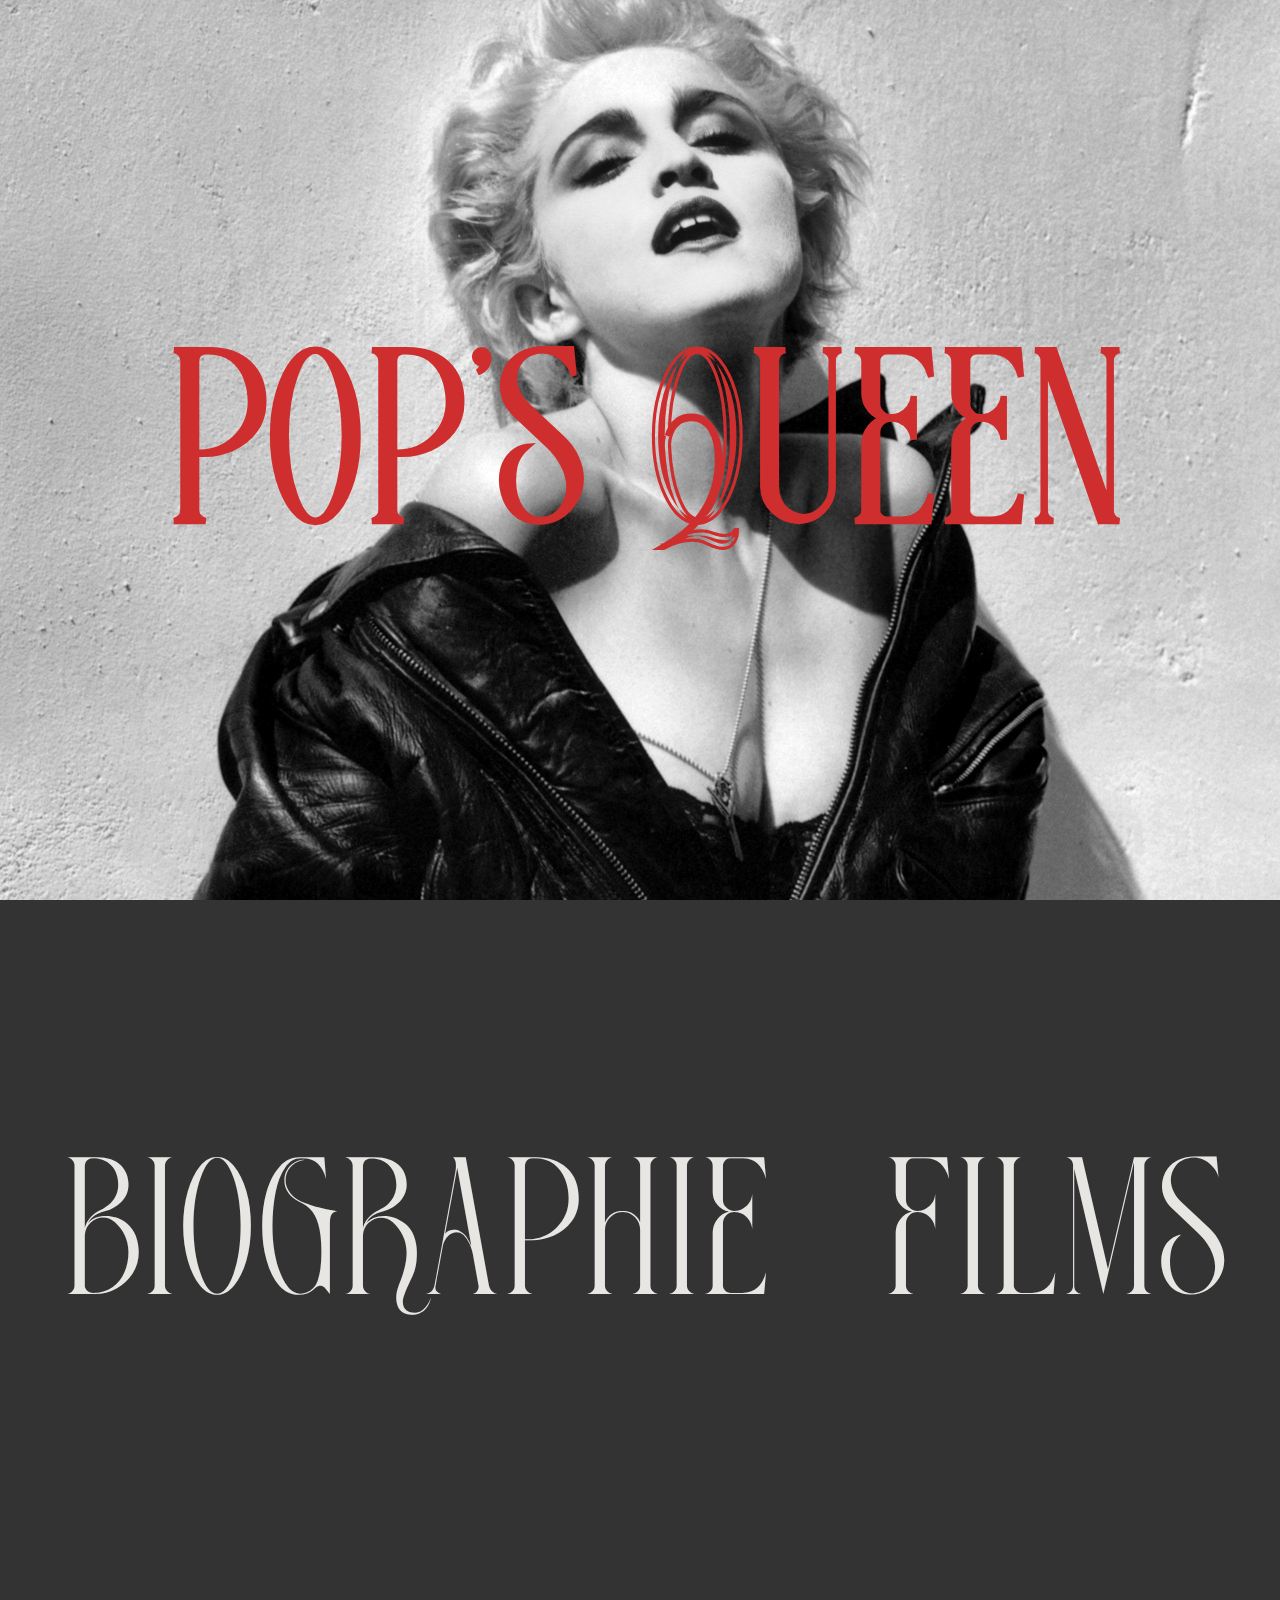
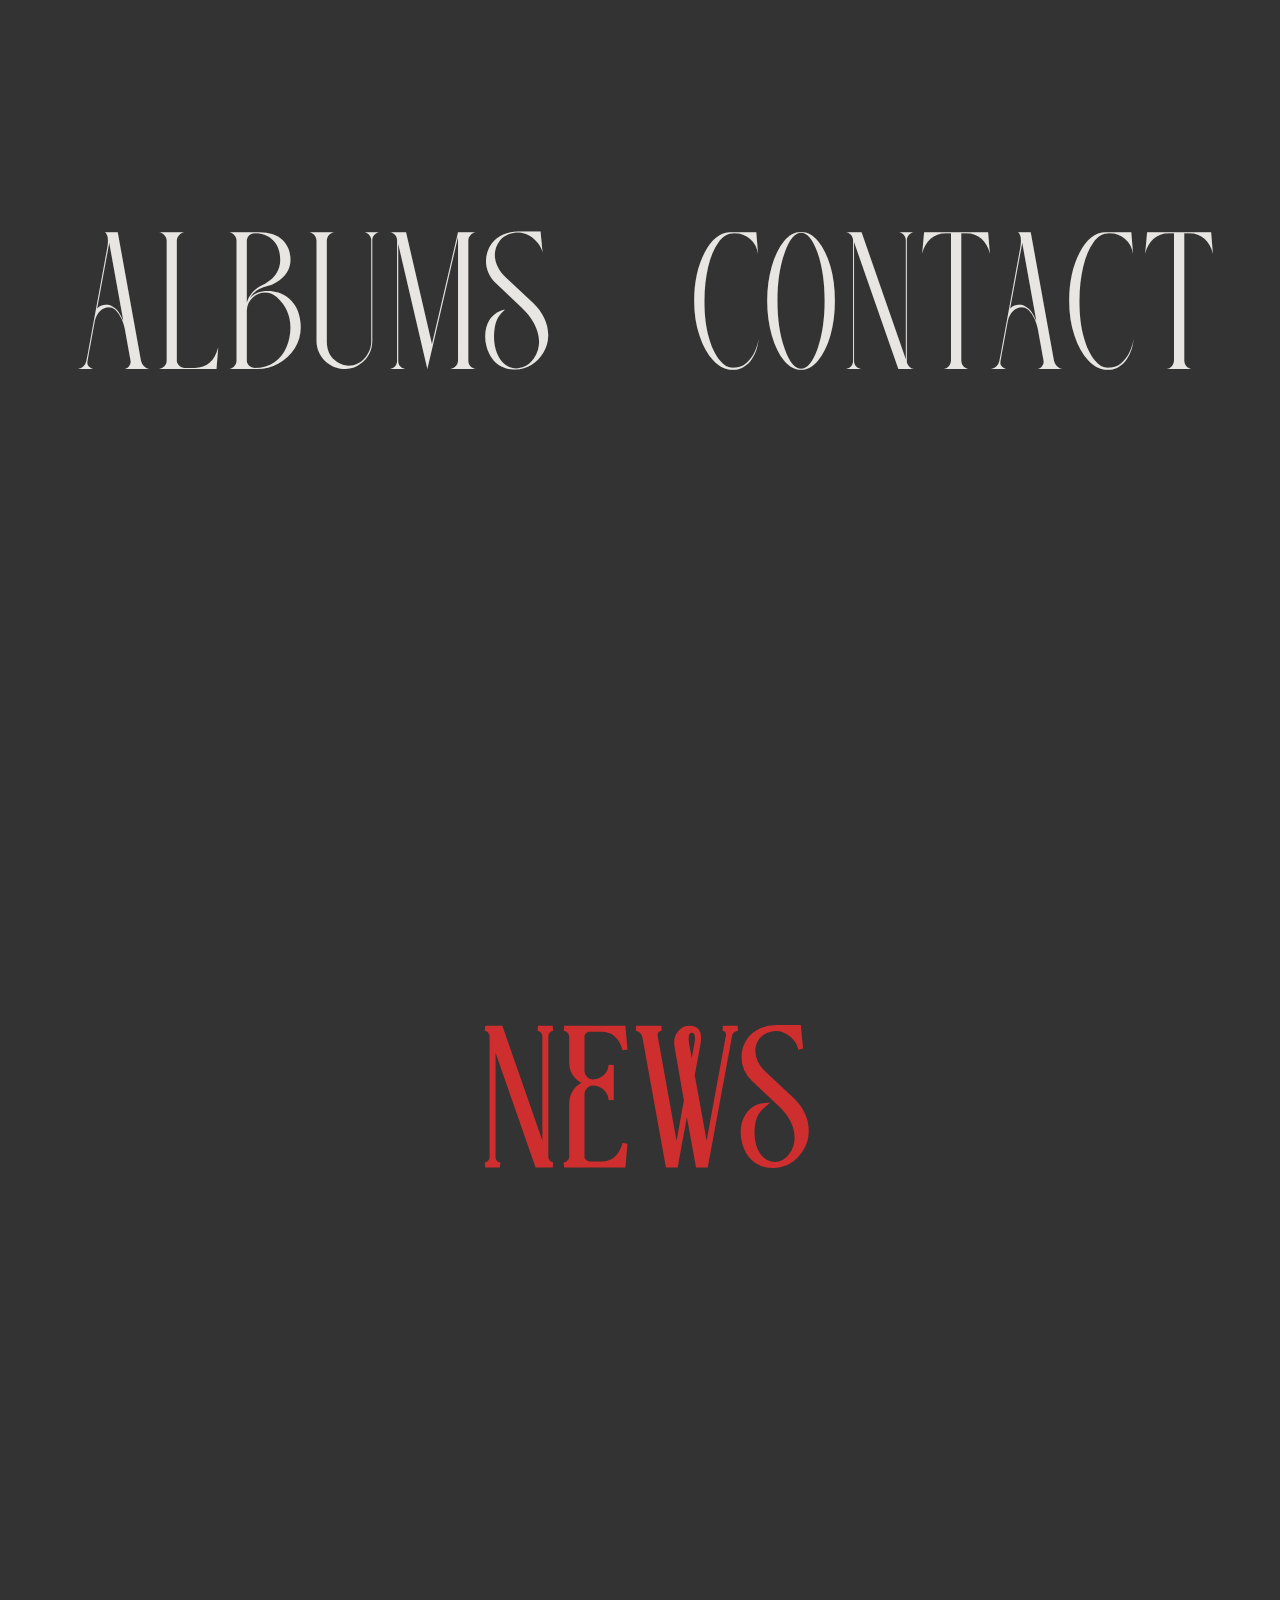
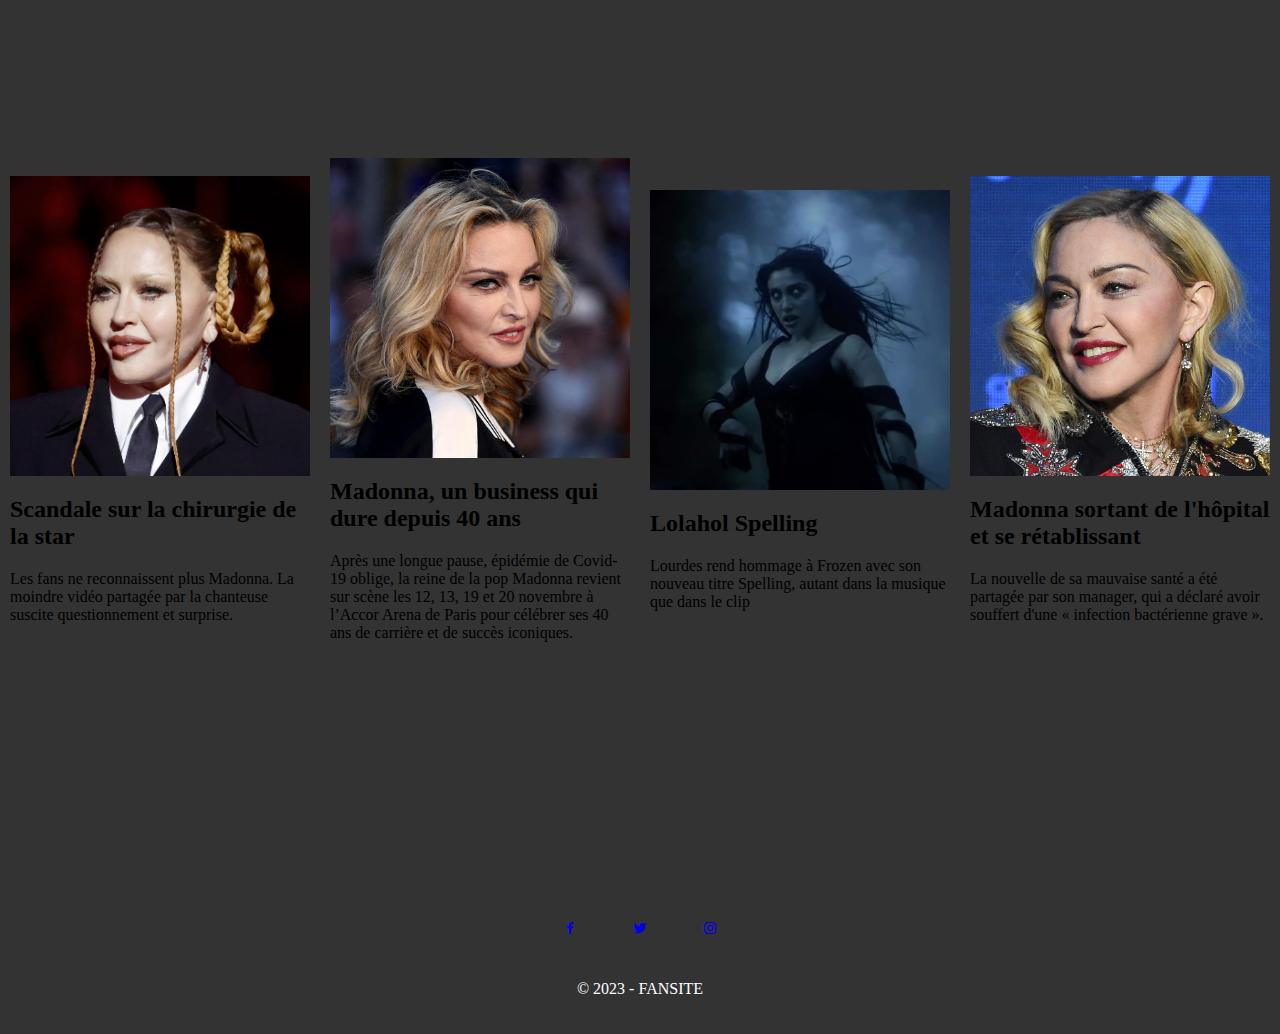
<file: index.html>
<!DOCTYPE html>
<html lang="fr">
<head>
    <meta charset="UTF-8">
    <meta name="viewport" content="width=device-width, initial-scale=1.0">
    <title>Pop's Queen</title>
    <link rel="stylesheet" href="style.css">
    <link href="https://fonts.cdnfonts.com/css/proxima-nova-condensed" rel="stylesheet">
    <link rel="icon" href="pics/favicon.ico" type="image/x-icon">
    <link href='https://unpkg.com/boxicons@2.1.4/css/boxicons.min.css' rel='stylesheet'>
</head>

<header>
    <section class="home-bg1">
        <div>
            <h1 class="home-title">POP'S QUEEN</h1>
        </div>
    </section>
    <section class="home-menublock">
        <a class="home-menu bg2" href="biographie.html">BIOGRAPHIE</a>
        <a class="home-menu bg2" href="films.html">FILMS</a>
        <a class="home-menu bg2" href="albums.html">ALBUMS</a>
        <a class="home-menu bg2" href="contact.html">CONTACT</a>
    </section>

</header>

<body class="home-body">

    <main class="home-news">
        <h1>NEWS</h1>
        <section class="bloc-news">
            <article class="news">
                <div class="news-content"></div>
                <a href="https://www.femina.fr/article/madonna-meconnaissable-a-63-ans-ces-operations-de-chirurgie-esthetique-qui-ont-modifie-son-visage-et-dont-elle-refuse-de-parler"><img src="pics/news/madonna chirurgie.jpeg" alt="madonna chirurgie"></a>
                <h2>Scandale sur la chirurgie de la star</h2>
                <p>Les fans ne reconnaissent plus Madonna. La moindre vidéo 
                partagée par la chanteuse suscite questionnement et 
                surprise.</p>
            </article>
        </section>

        <section class="bloc-news">
            <article class="news">
                <div class="news-content"></div>
                <a href="https://www.bfmtv.com/people/musique/madonna-les-fans-de-la-star-impatients-pour-le-premier-concert-a-paris-de-sa-tournee-ce-dimanche_AV-202311120287.html"><img src="pics/news/madona 40 ans carrière.jpg" alt="madonna40ans"></a>
                <div>
                    <h2>Madonna, un business qui dure depuis 40 ans</h2>
                <p>Après une longue pause, épidémie de Covid-19 oblige, 
                   la reine de la pop Madonna revient sur scène les 12, 13, 
                   19 et 20 novembre à l’Accor Arena de Paris pour célébrer 
                   ses 40 ans de carrière et de succès iconiques.</p>
                </div>
            </article>
        </section>

        <section class="bloc-news">
            <article class="news">
                <div class="news-content"></div>
                <a href="https://video.lefigaro.fr/madame/video/lourdes-leon-rend-hommage-a-sa-mere-madonna-dans-son-clip-spelling/"><img src="pics/news/lourdes hommage.jpeg" alt="lourdes hommage"></a>
                <h2>Lolahol Spelling</h2>
                <p>Lourdes rend hommage à Frozen avec son nouveau titre Spelling,
                   autant dans la musique que dans le clip</p>
            </article>
        </section>

        <section class="bloc-news">
            <article class="news">
                <div class="news-content"></div>
                <img src="pics/news/madonna hopital.jpg" alt="madonna hopital">
                <h2>Madonna sortant de l'hôpital et se rétablissant</h2>
                <p>La nouvelle de sa mauvaise santé a été partagée par son manager, 
                   qui a déclaré avoir souffert d'une « infection bactérienne grave ».</p>
            </article>
        </section>
    </main>

    <footer>
        <section class="social-icons">
            <a href="https://www.facebook.com/madonna/?locale=fr_FR" target="_blank" class="icon"><i class='bx bxl-facebook'></i></a>
            <a href="https://twitter.com/Madonna" target="_blank" class="icon"><i class='bx bxl-twitter' ></i></a>
            <a href="https://www.instagram.com/madonna/" target="_blank" class="icon"><i class='bx bxl-instagram' ></i></a>
        </section>

        <p>&copy; 2023 - FANSITE</p>

    </footer>

</body>
</html>
</file>
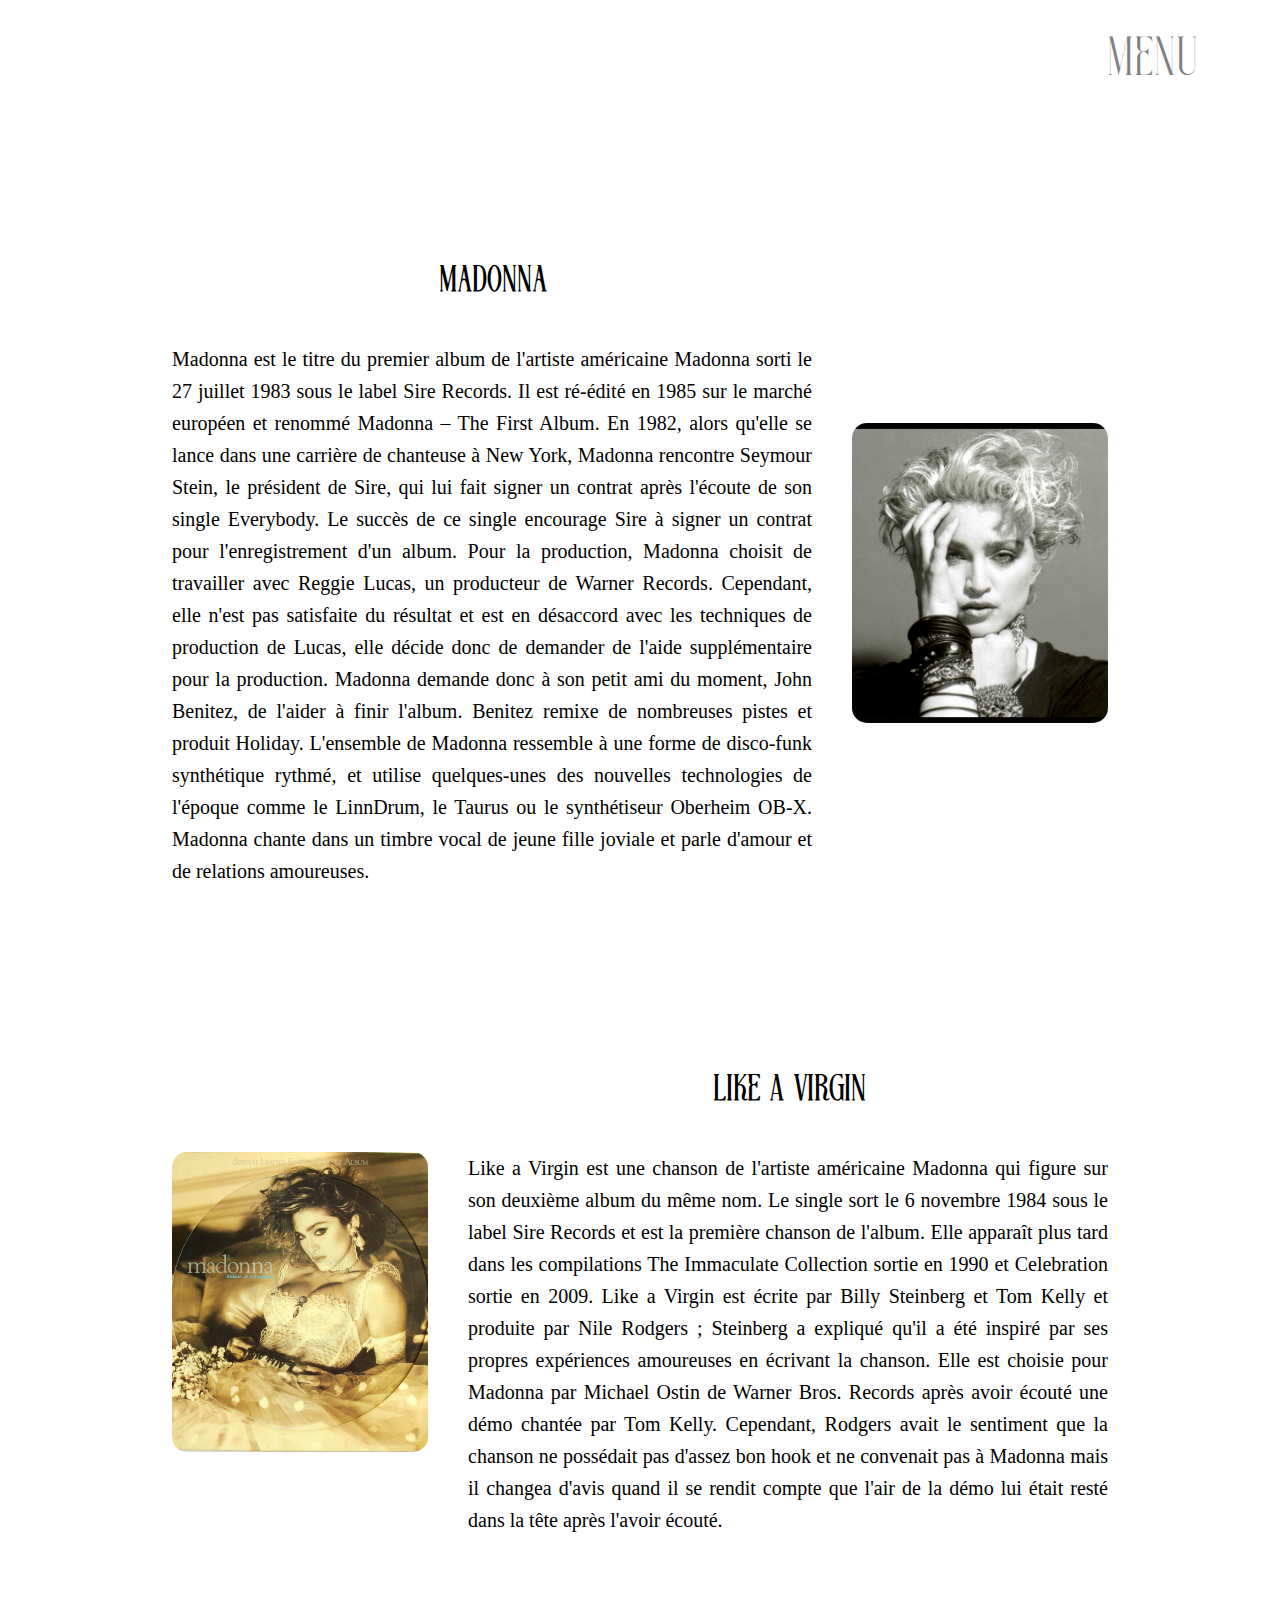
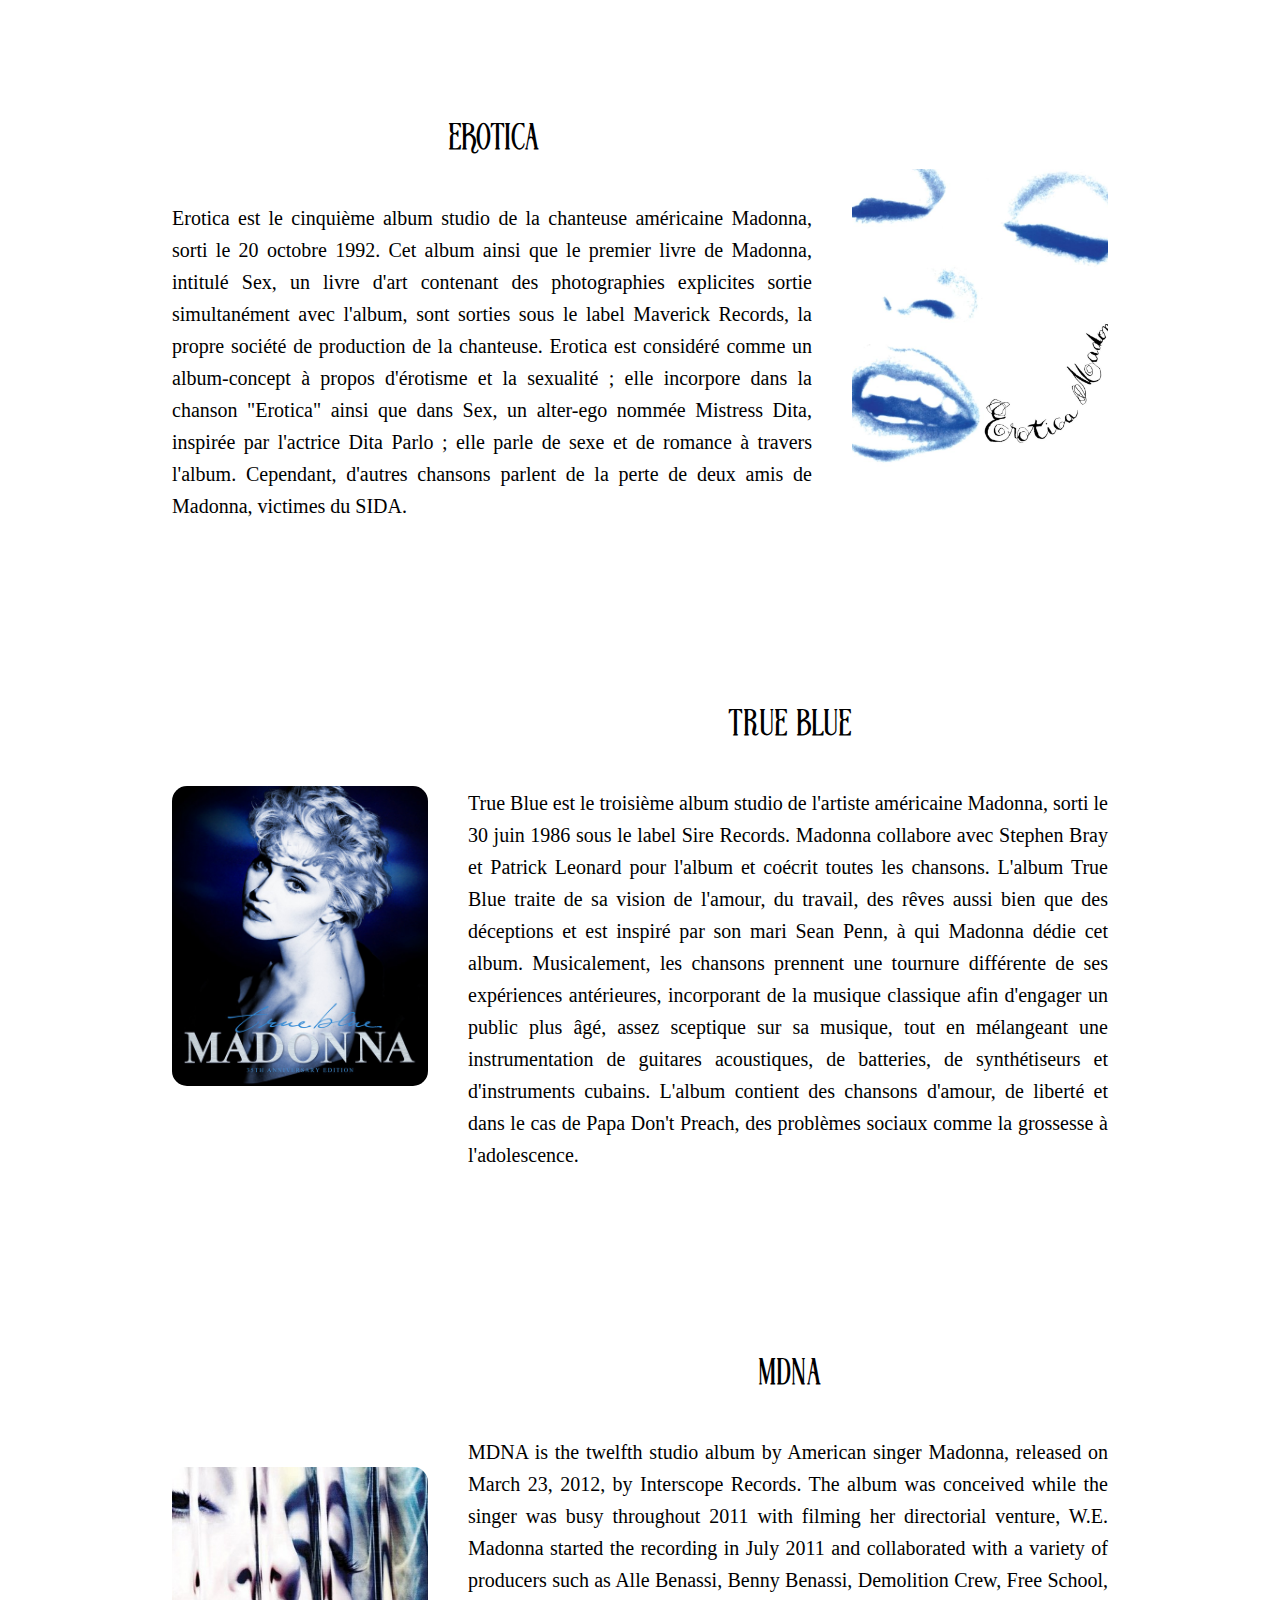
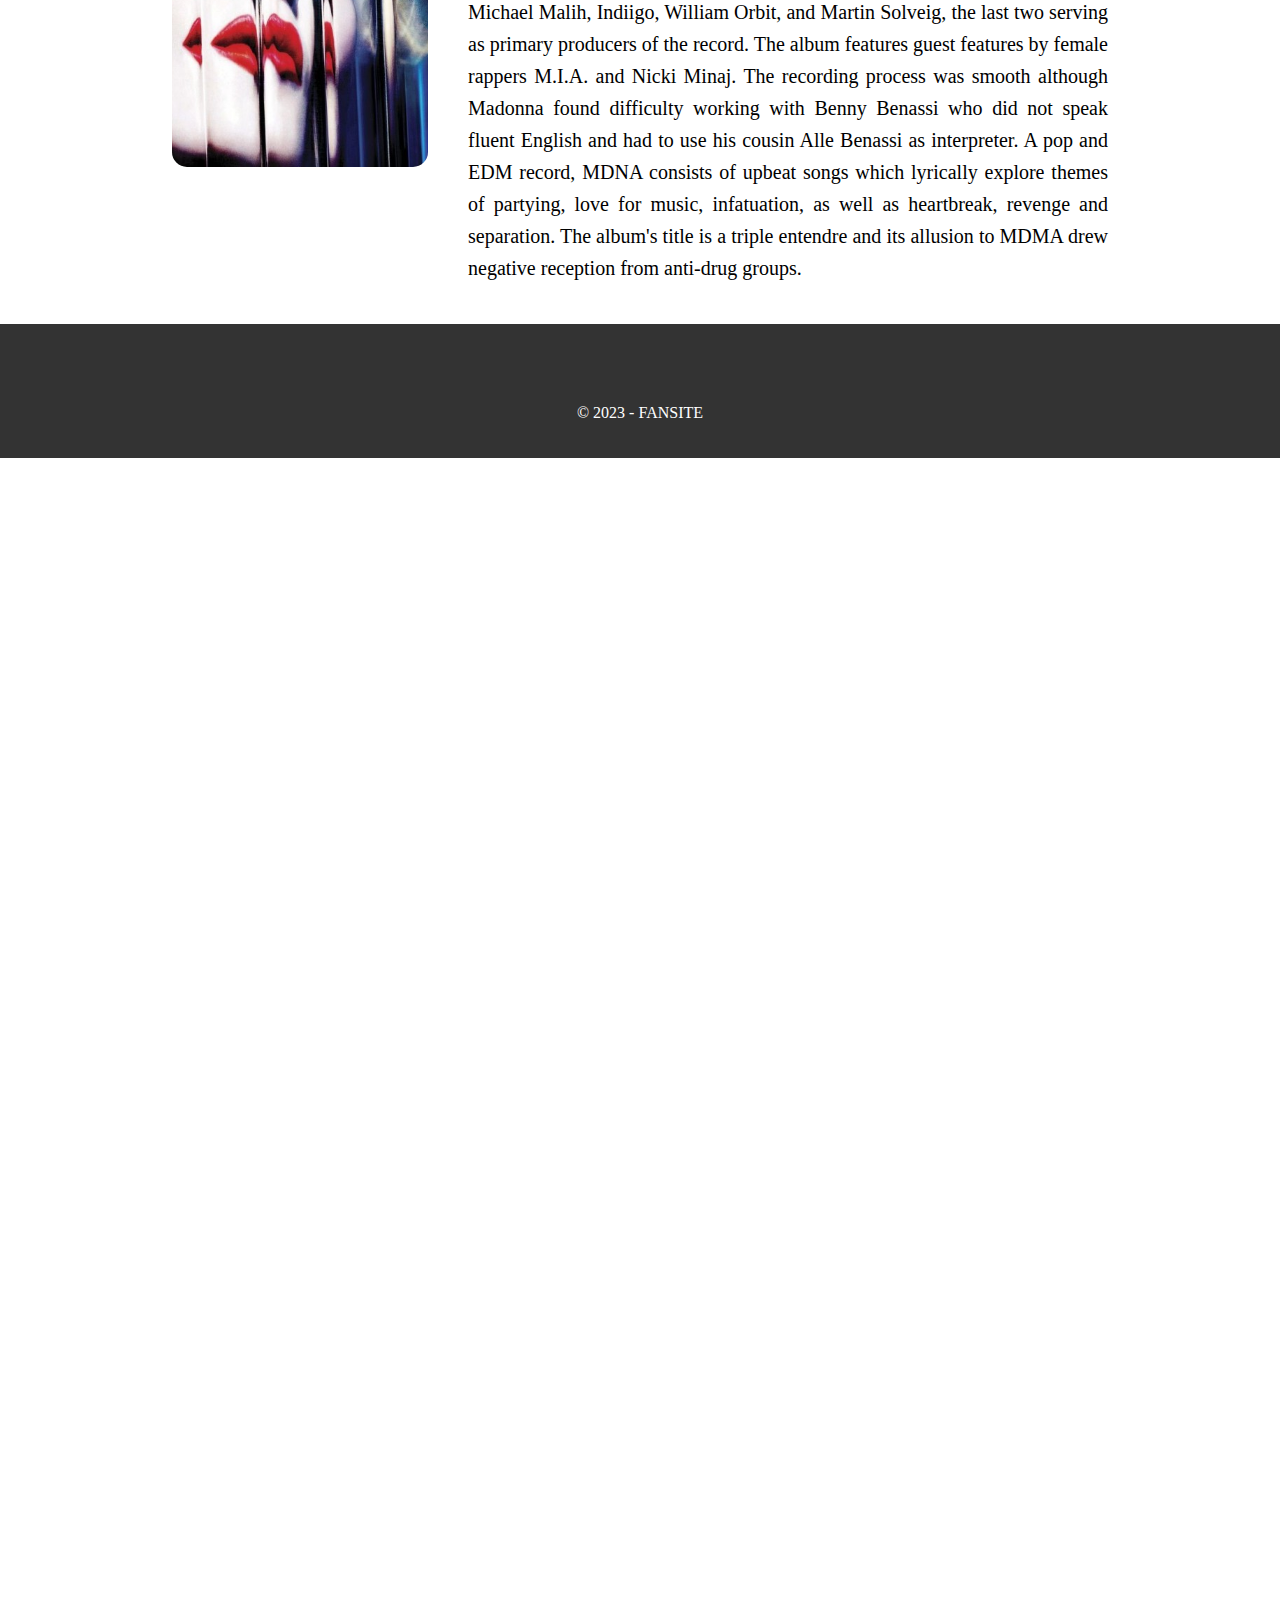
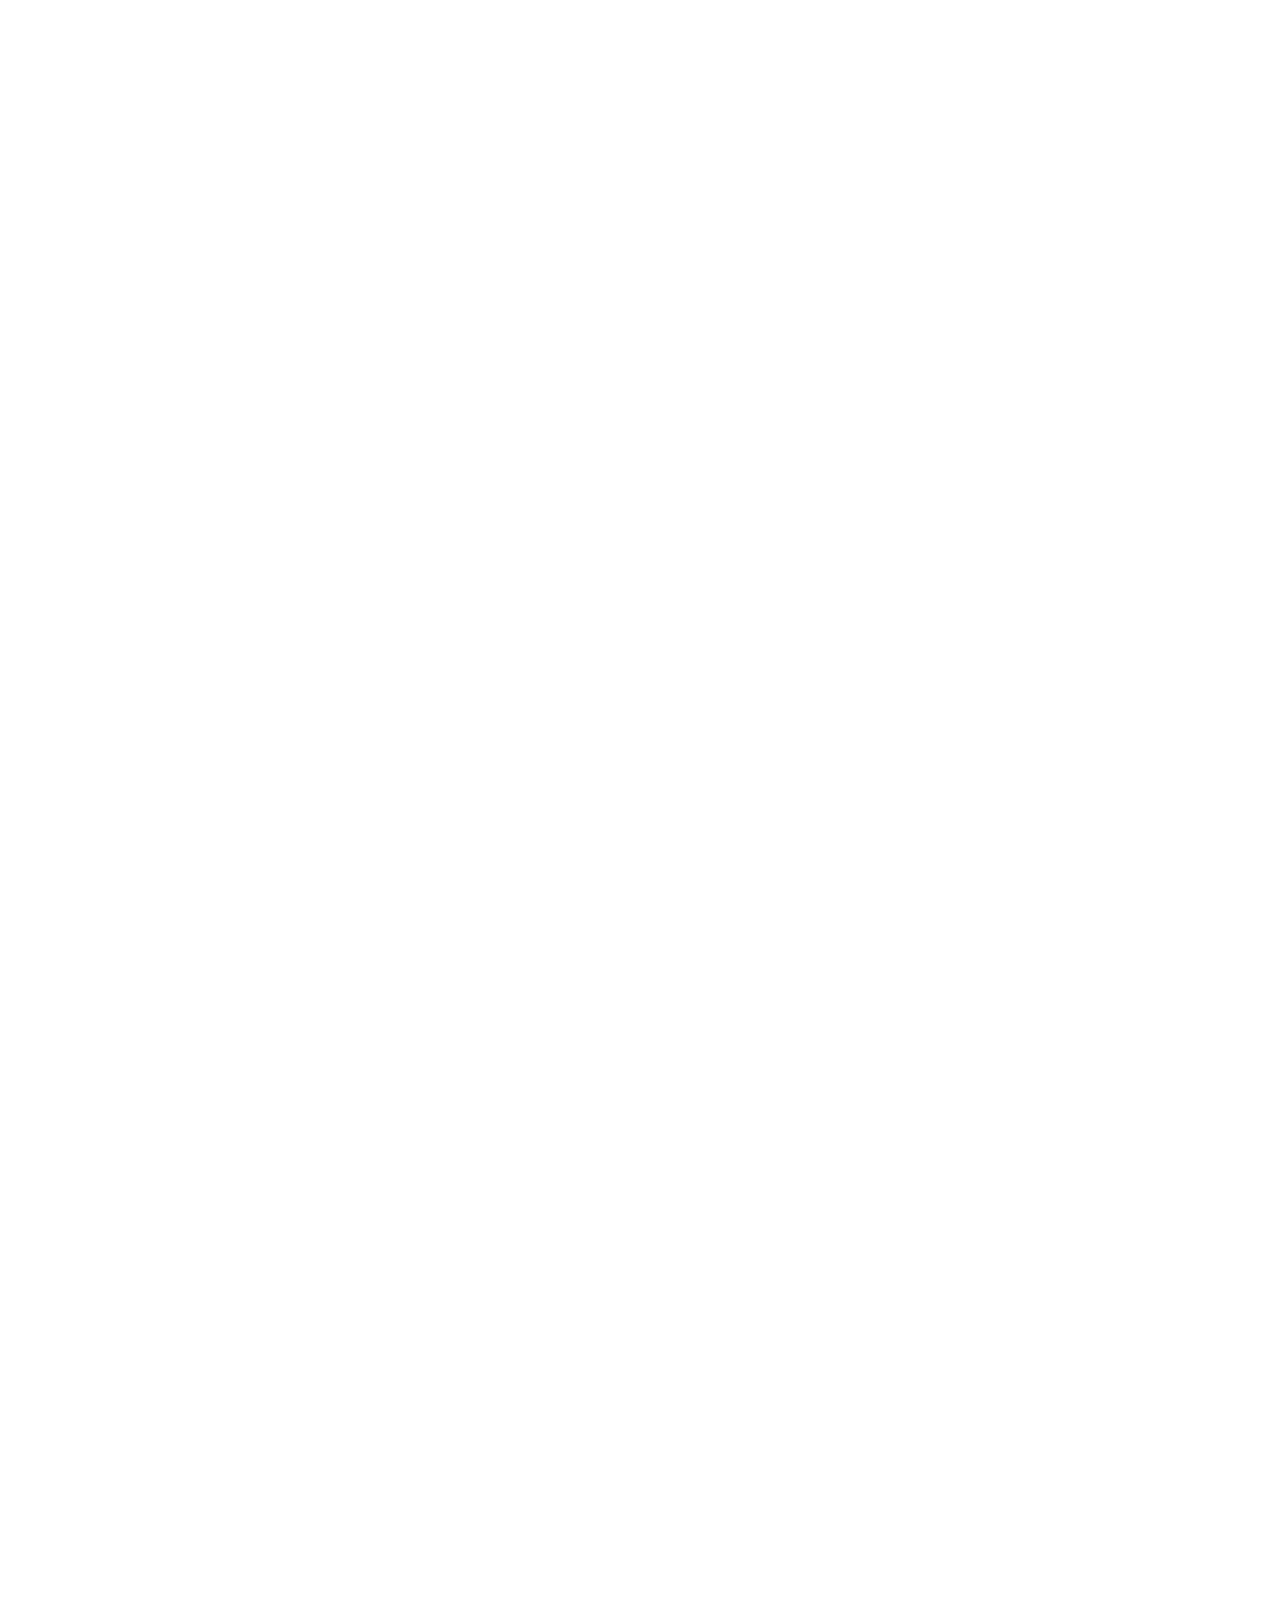
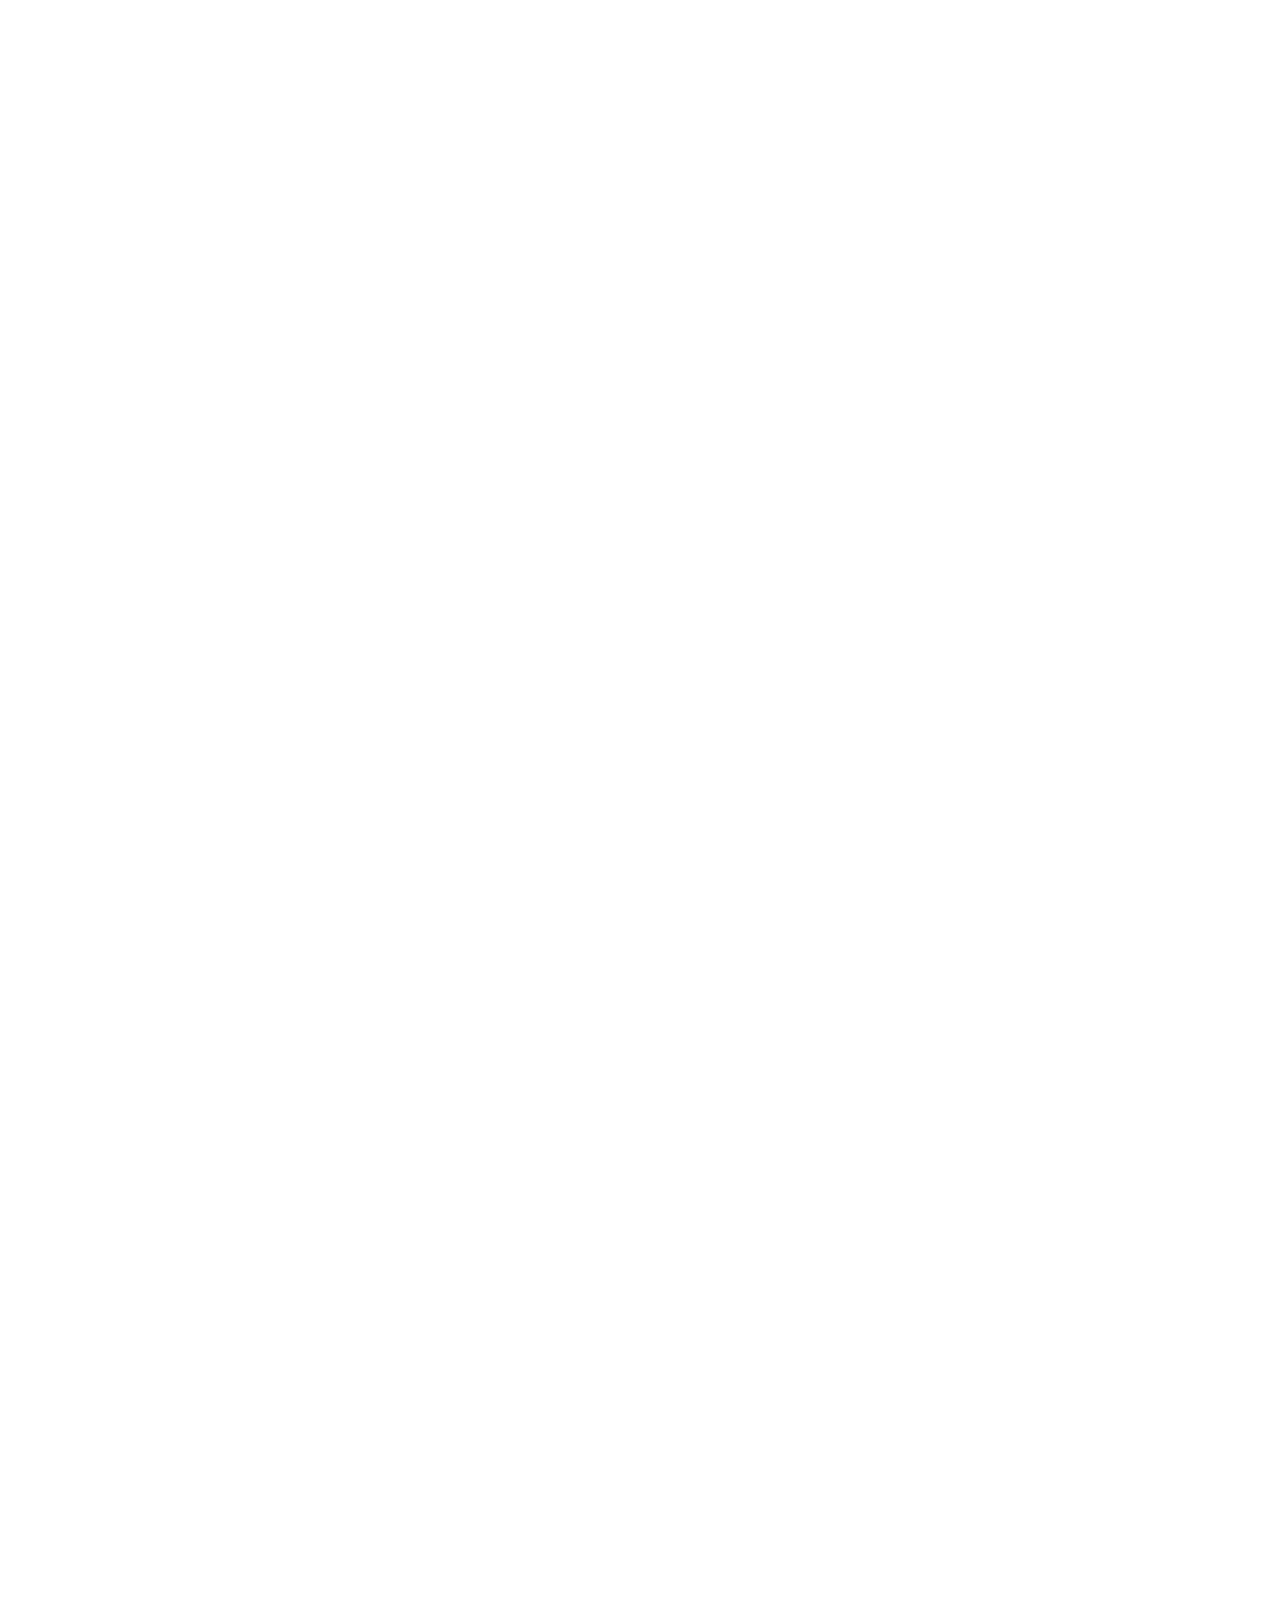
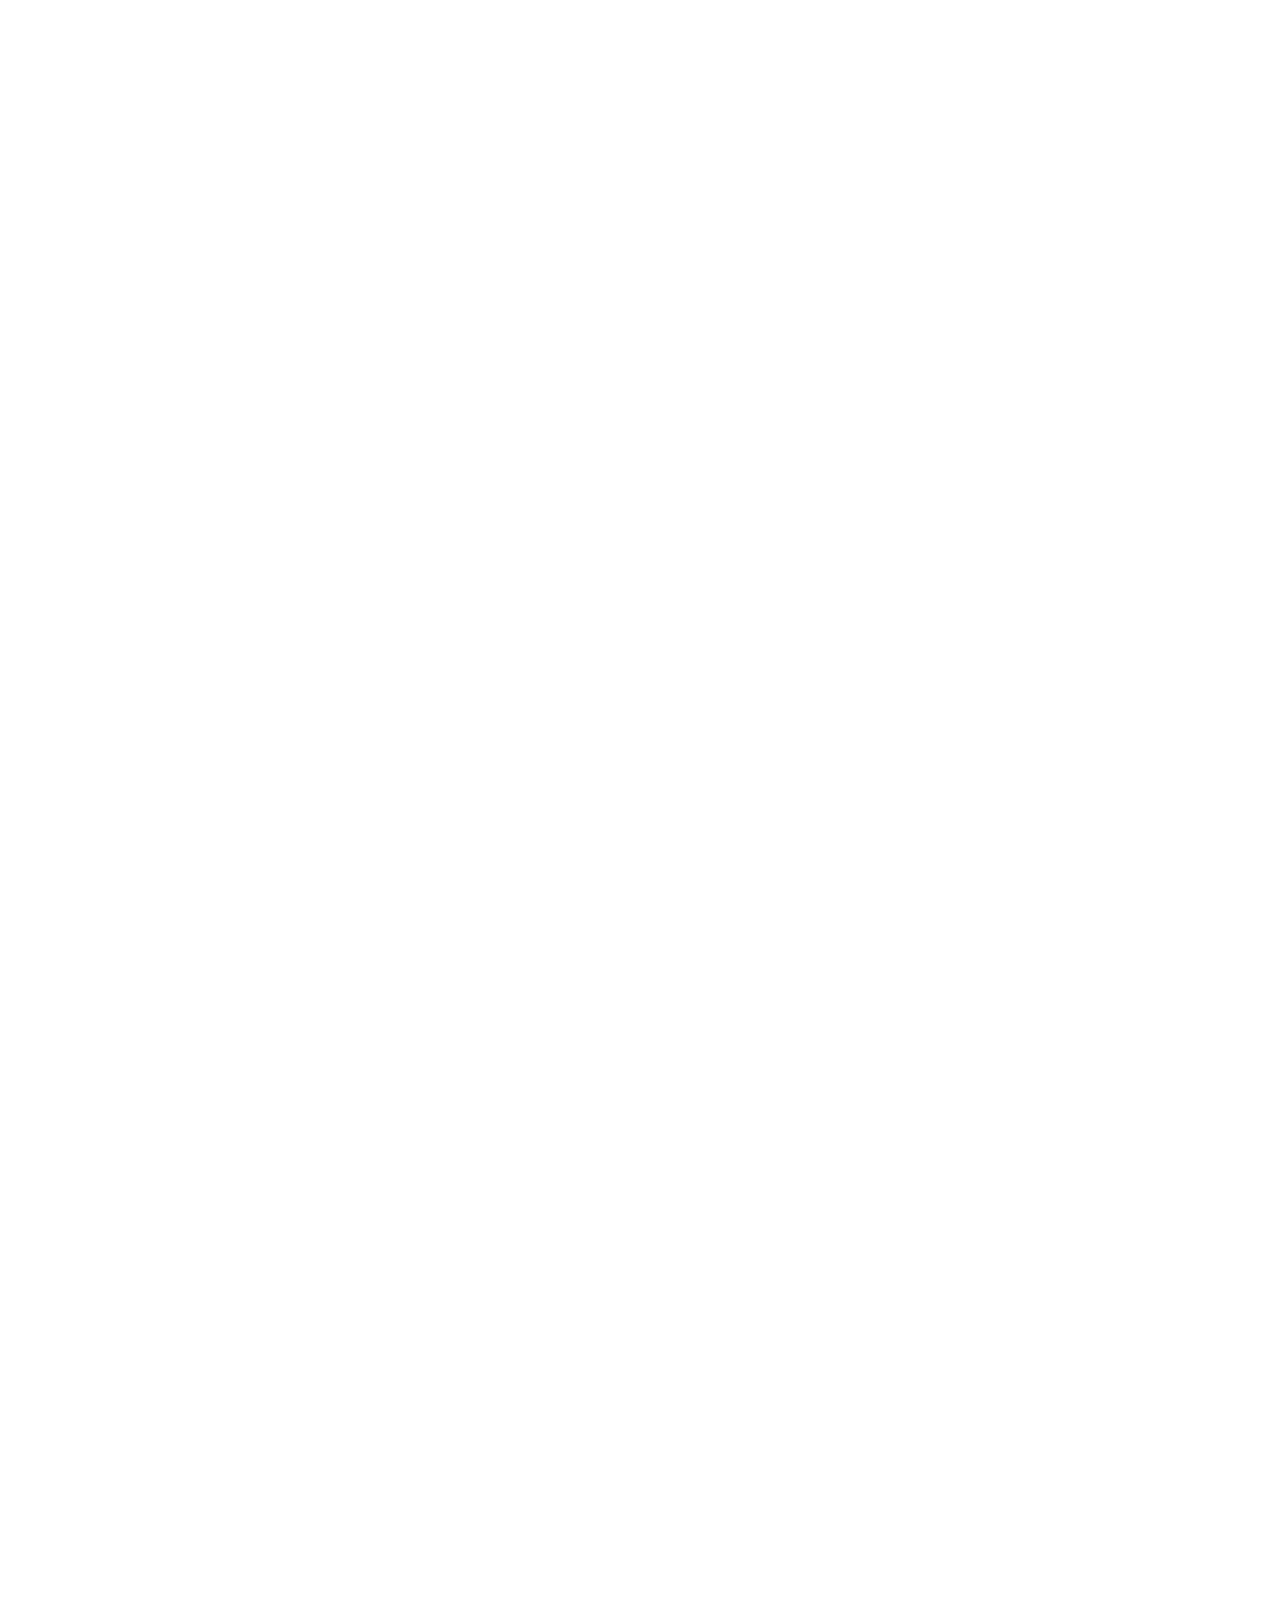
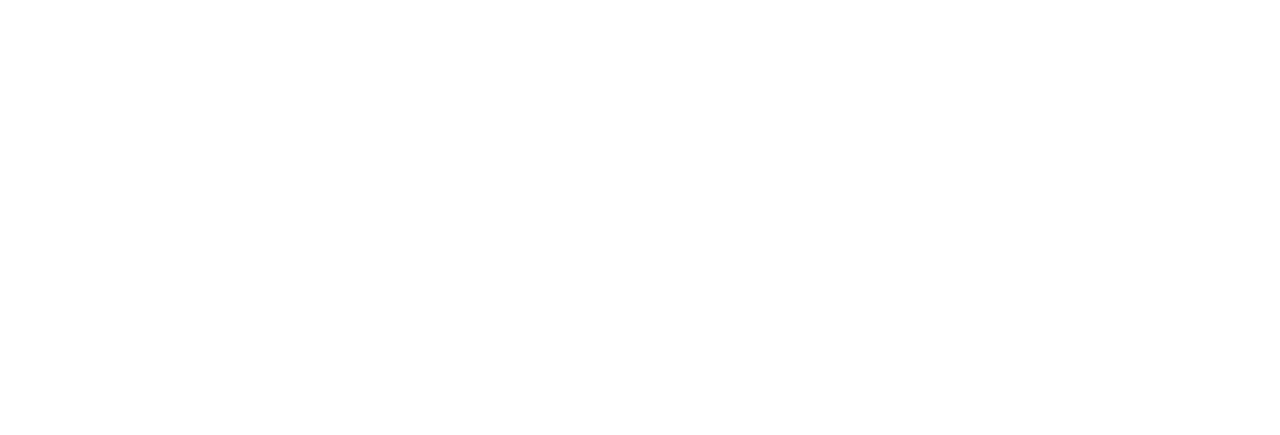
<file: albums.html>
<!DOCTYPE html>
<html lang="fr">
    <head>
        <meta charset="UTF-8">
        <meta name="viewport" content="width=device-width, initial-scale=1.0">
        <title>Pop's Queen</title>
        <link rel="stylesheet" href="style.css">
        <link href="https://fonts.cdnfonts.com/css/proxima-nova-condensed" rel="stylesheet">
    </head>

    <body>

    <header>
        <div class="dropdown-menu ddm1">	
            <input type="checkbox" name="toggle" id="toggle">
            <label for="toggle">Menu</label>
            <ul>
                <li><a href="index.html">HOME</a></li>
                <li class="album-option"><a href="albums.html">ALBUMS</a></li>
                <li><a href="films.html">FILMS</a></li>
                <li><a href="contact.html">CONTACT</a></li>
            </ul>
        </div>
    </header>

    <main>

        <!-- ALBUMS -->


        <!-- MADONNA -->

        <section class="album_content">
            <article class="album_content_2">
                <h1>MADONNA</h1>
                <p>
                    Madonna est le titre du premier album de l'artiste américaine 
                    Madonna sorti le 27 juillet 1983 sous le label Sire Records. 
                    Il est ré-édité en 1985 sur le marché européen et renommé Madonna 
                    – The First Album. En 1982, alors qu'elle se lance dans une carrière 
                    de chanteuse à New York, Madonna rencontre Seymour Stein, le 
                    président de Sire, qui lui fait signer un contrat après l'écoute 
                    de son single Everybody. Le succès de ce single encourage Sire à 
                    signer un contrat pour l'enregistrement d'un album. Pour la 
                    production, Madonna choisit de travailler avec Reggie Lucas, 
                    un producteur de Warner Records. Cependant, elle n'est pas 
                    satisfaite du résultat et est en désaccord avec les techniques de 
                    production de Lucas, elle décide donc de demander de l'aide 
                    supplémentaire pour la production.
                    Madonna demande donc à son petit ami du moment, John Benitez, 
                    de l'aider à finir l'album. Benitez remixe de nombreuses pistes et 
                    produit Holiday. L'ensemble de Madonna ressemble à une forme de 
                    disco-funk synthétique rythmé, et utilise quelques-unes des nouvelles 
                    technologies de l'époque comme le LinnDrum, le Taurus ou le 
                    synthétiseur Oberheim OB-X. Madonna chante dans un timbre vocal de 
                    jeune fille joviale et parle d'amour et de relations amoureuses. 
                </p>
            </article>
            <img src="pics/albums/1246081.jpg" alt="MADONNA">
        </section>

        <!-- Like a Virgin -->

        <section class="album_content">
            <img src="pics/albums/like_a_virgin.jpg" alt="like_a_virgin">
            <article class="album_content_2">
                <h1>Like a Virgin</h1>
                <p>
                    Like a Virgin est une chanson de l'artiste américaine Madonna qui 
                    figure sur son deuxième album du même nom. Le single sort le 6 
                    novembre 1984 sous le label Sire Records et est la première chanson 
                    de l'album. Elle apparaît plus tard dans les compilations The 
                    Immaculate Collection sortie en 1990 et Celebration sortie en 2009. 
                    Like a Virgin est écrite par Billy Steinberg et Tom Kelly et 
                    produite par Nile Rodgers ; Steinberg a expliqué qu'il a été 
                    inspiré par ses propres expériences amoureuses en écrivant la 
                    chanson. Elle est choisie pour Madonna par Michael Ostin de Warner 
                    Bros. Records après avoir écouté une démo chantée par Tom Kelly. 
                    Cependant, Rodgers avait le sentiment que la chanson ne possédait 
                    pas d'assez bon hook et ne convenait pas à Madonna mais il changea 
                    d'avis quand il se rendit compte que l'air de la démo lui était 
                    resté dans la tête après l'avoir écouté. 
                </p>
            </article>
        </section>

        <!-- EROTICA -->

        <section class="album_content">
            <article class="album_content_2">
                <h1>EROTICA</h1>
                <p>
                    Erotica est le cinquième album studio de la chanteuse américaine 
                    Madonna, sorti le 20 octobre 1992. Cet album ainsi que le premier 
                    livre de Madonna, intitulé Sex, un livre d'art contenant des 
                    photographies explicites sortie simultanément avec l'album, sont 
                    sorties sous le label Maverick Records, la propre société de 
                    production de la chanteuse. Erotica est considéré comme un 
                    album-concept à propos d'érotisme et la sexualité ; elle incorpore 
                    dans la chanson "Erotica" ainsi que dans Sex, un alter-ego nommée 
                    Mistress Dita, inspirée par l'actrice Dita Parlo ; elle parle de sexe et 
                    de romance à travers l'album. Cependant, d'autres chansons parlent de la 
                    perte de deux amis de Madonna, victimes du SIDA. 
                </p>
            </article>
            <img src="pics/albums/EROTICA.jpg" alt="EROTICA">
        </section>

        <!-- True Blue -->

        <section class="album_content">
            <img src="pics/albums/trueblue.jpg" alt="True Blue">
            <article class="album_content_2">
                <h1>True Blue</h1>
                <p>
                    True Blue est le troisième album studio de l'artiste américaine 
                    Madonna, sorti le 30 juin 1986 sous le label Sire Records. 
                    Madonna collabore avec Stephen Bray et Patrick Leonard pour 
                    l'album et coécrit toutes les chansons. L'album True Blue traite 
                    de sa vision de l'amour, du travail, des rêves aussi bien que des 
                    déceptions et est inspiré par son mari Sean Penn, à qui Madonna 
                    dédie cet album. Musicalement, les chansons prennent une tournure 
                    différente de ses expériences antérieures, incorporant de la 
                    musique classique afin d'engager un public plus âgé, assez 
                    sceptique sur sa musique, tout en mélangeant une instrumentation 
                    de guitares acoustiques, de batteries, de synthétiseurs et 
                    d'instruments cubains. L'album contient des chansons d'amour, 
                    de liberté et dans le cas de Papa Don't Preach, des problèmes 
                    sociaux comme la grossesse à l'adolescence. 
                </p>
            </article>
        </section>
        

        <!-- MDNA -->

        <section class="album_content">
            <img src="pics/albums/MDNA.jpg" alt="vallondesauffres">
            <article class="album_content_2">
                <h1>MDNA</h1>
                <p>
                    MDNA is the twelfth studio album by American singer Madonna, released on 
                    March 23, 2012, by Interscope Records. The album was conceived 
                    while the singer was busy throughout 2011 with filming her 
                    directorial venture, W.E. Madonna started the recording in July 
                    2011 and collaborated with a variety of producers such as Alle 
                    Benassi, Benny Benassi, Demolition Crew, Free School, Michael Malih, 
                    Indiigo, William Orbit, and Martin Solveig, the last two serving as 
                    primary producers of the record. The album features guest features 
                    by female rappers M.I.A. and Nicki Minaj.
                    The recording process was smooth although Madonna found difficulty 
                    working with Benny Benassi who did not speak fluent English and 
                    had to use his cousin Alle Benassi as interpreter. A pop and EDM 
                    record, MDNA consists of upbeat songs which lyrically explore themes 
                    of partying, love for music, infatuation, as well as heartbreak, 
                    revenge and separation. The album's title is a triple entendre and 
                    its allusion to MDMA drew negative reception from anti-drug groups. 
                </p>
            </article>
        </section>

    </main>

    </body>

    <footer>
        <section class="social-icons">
            <a href="https://www.facebook.com/marseilleville/?locale=fr_FR" target="_blank" class="icon"><i class='bx bxl-facebook'></i></a>
            <a href="https://twitter.com/marseille" target="_blank" class="icon"><i class='bx bxl-twitter' ></i></a>
            <a href="https://www.instagram.com/villemarseille/?hl=fr" target="_blank" class="icon"><i class='bx bxl-instagram' ></i></a>
        </section>

        <p>&copy; 2023 - FANSITE</p>

    </footer>
</html>
</file>
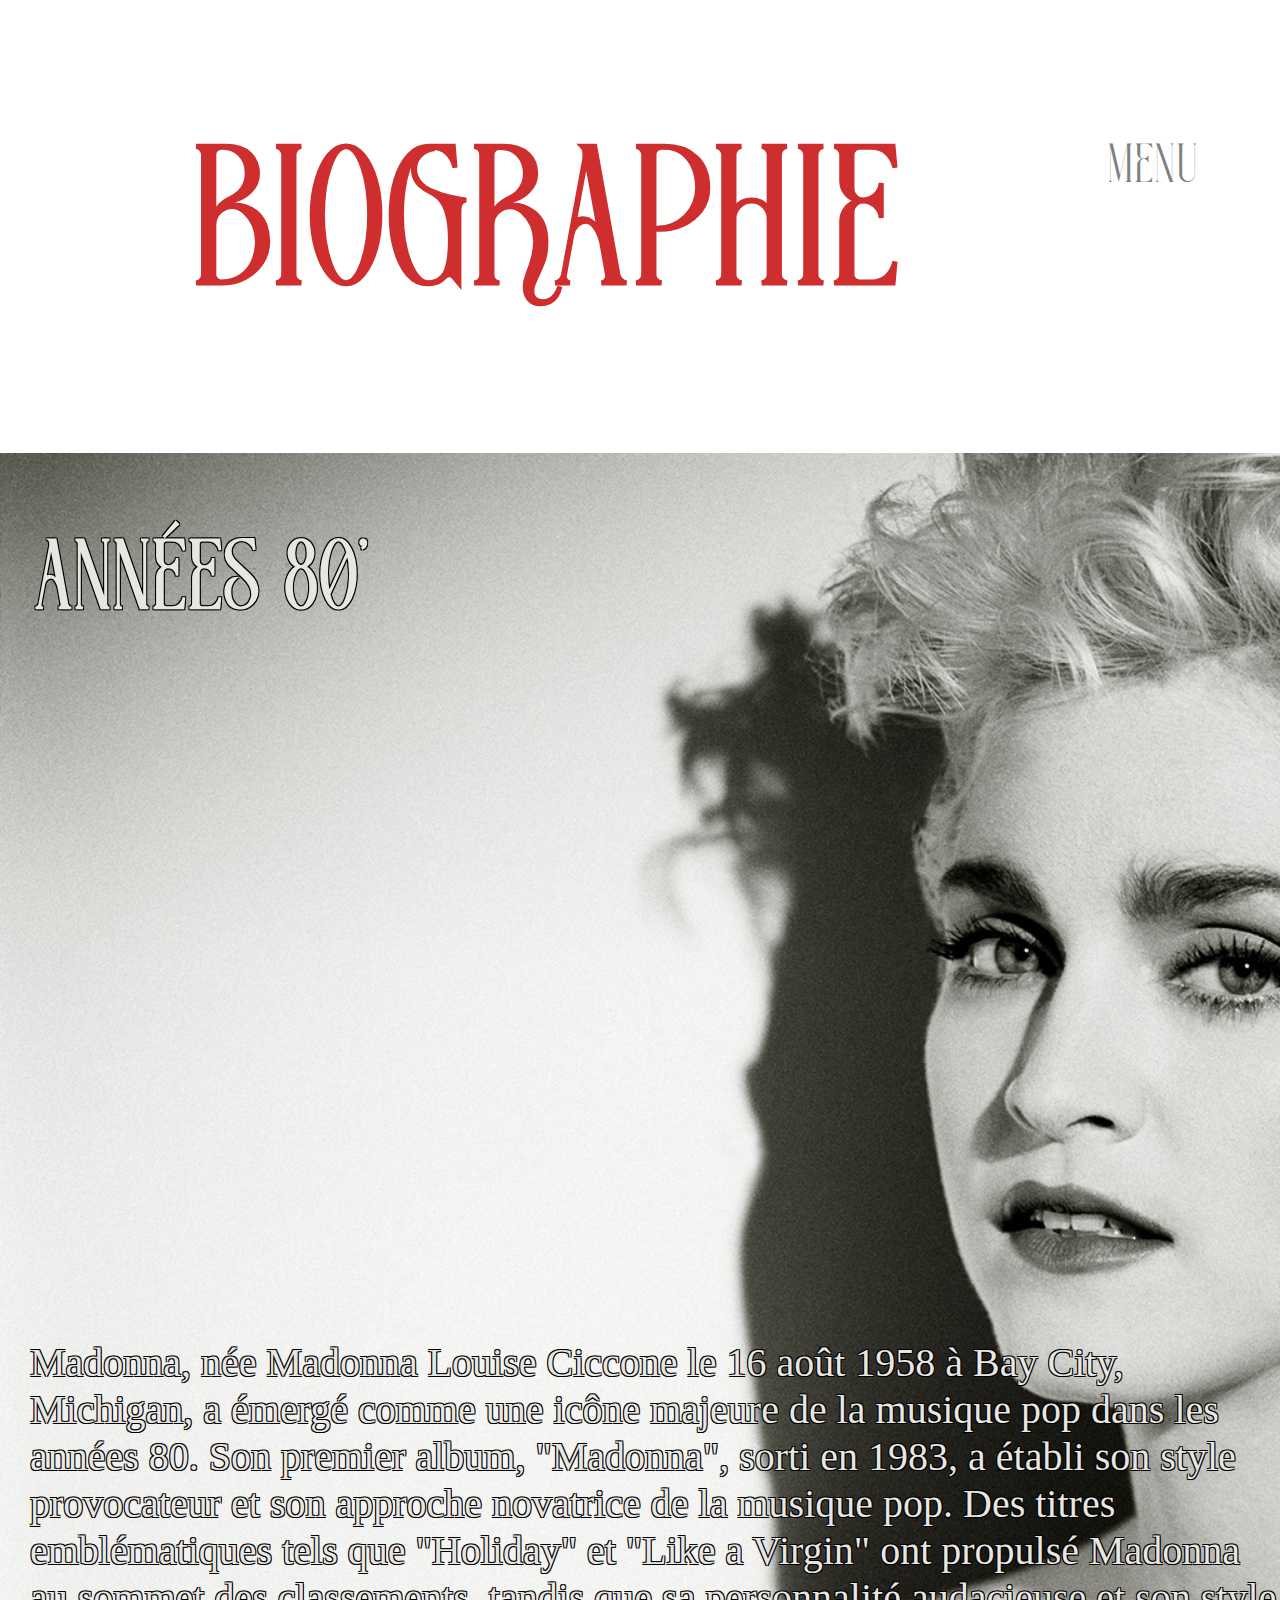
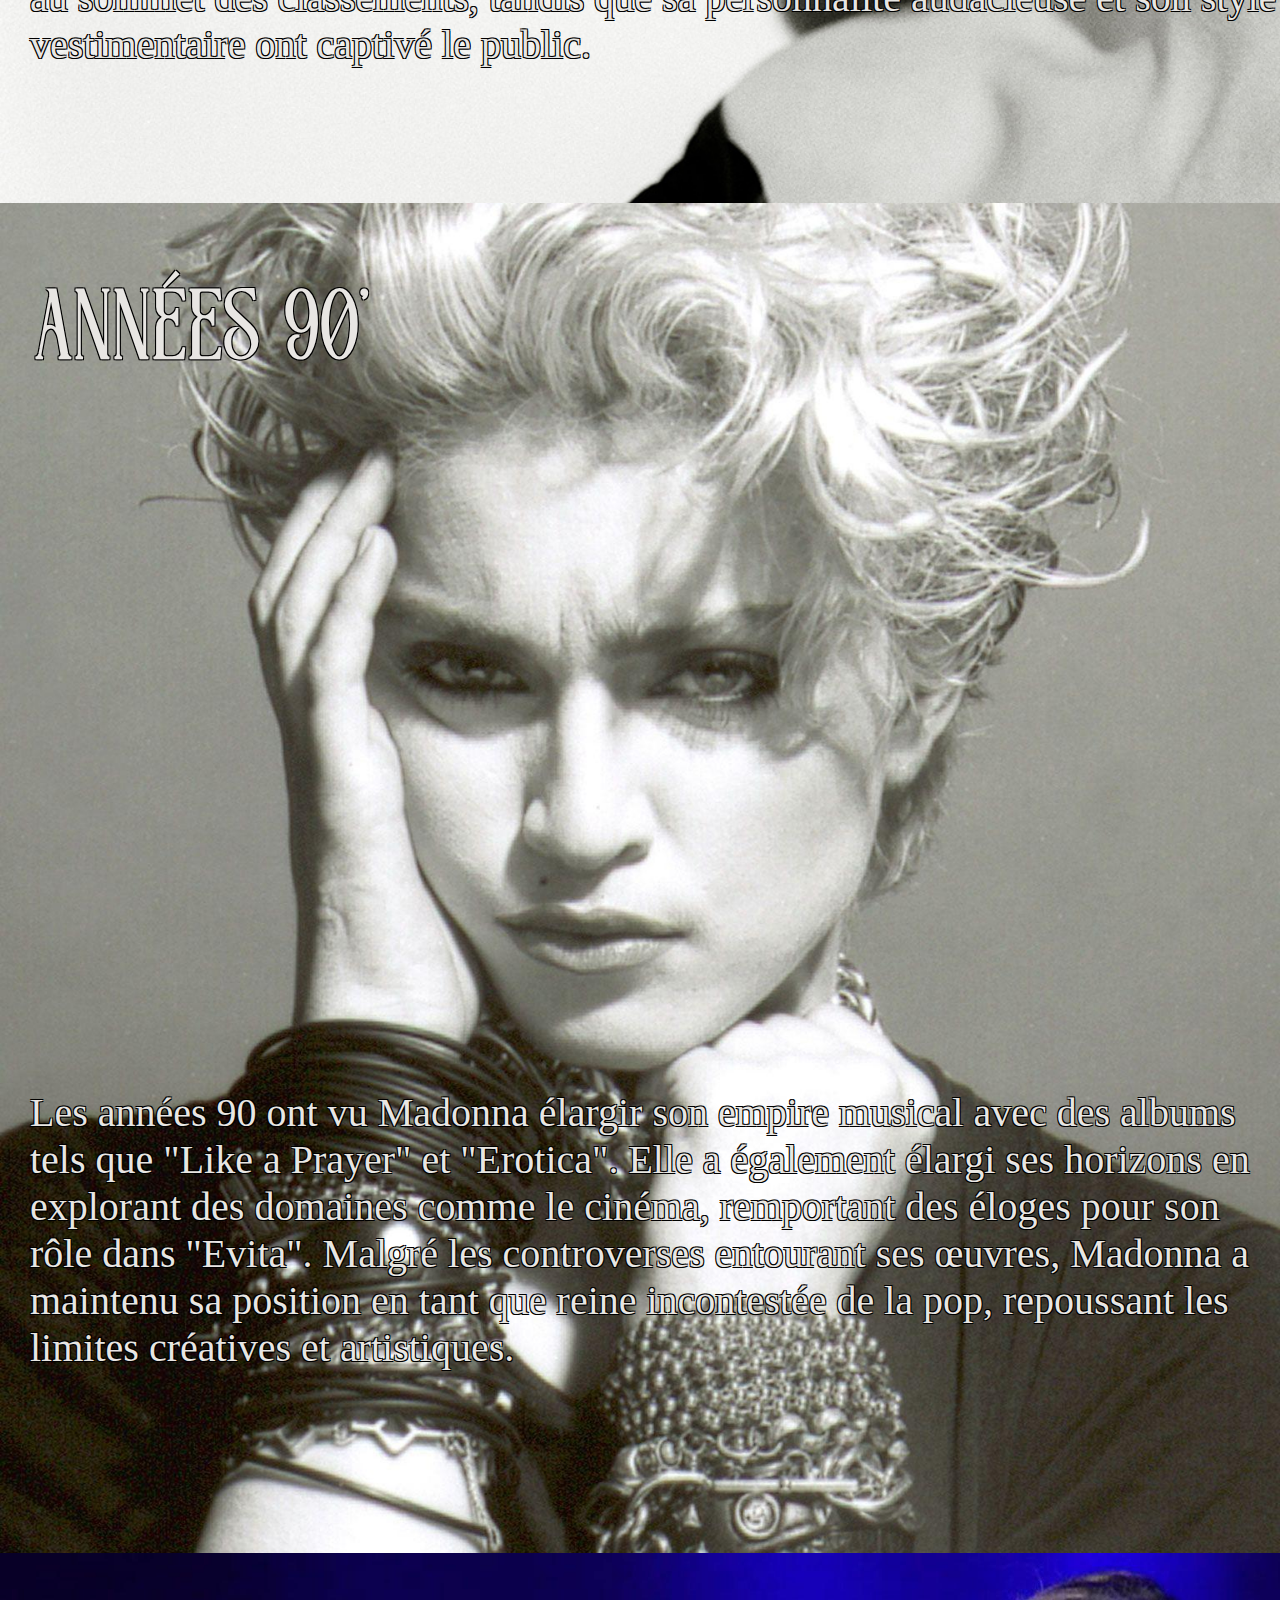
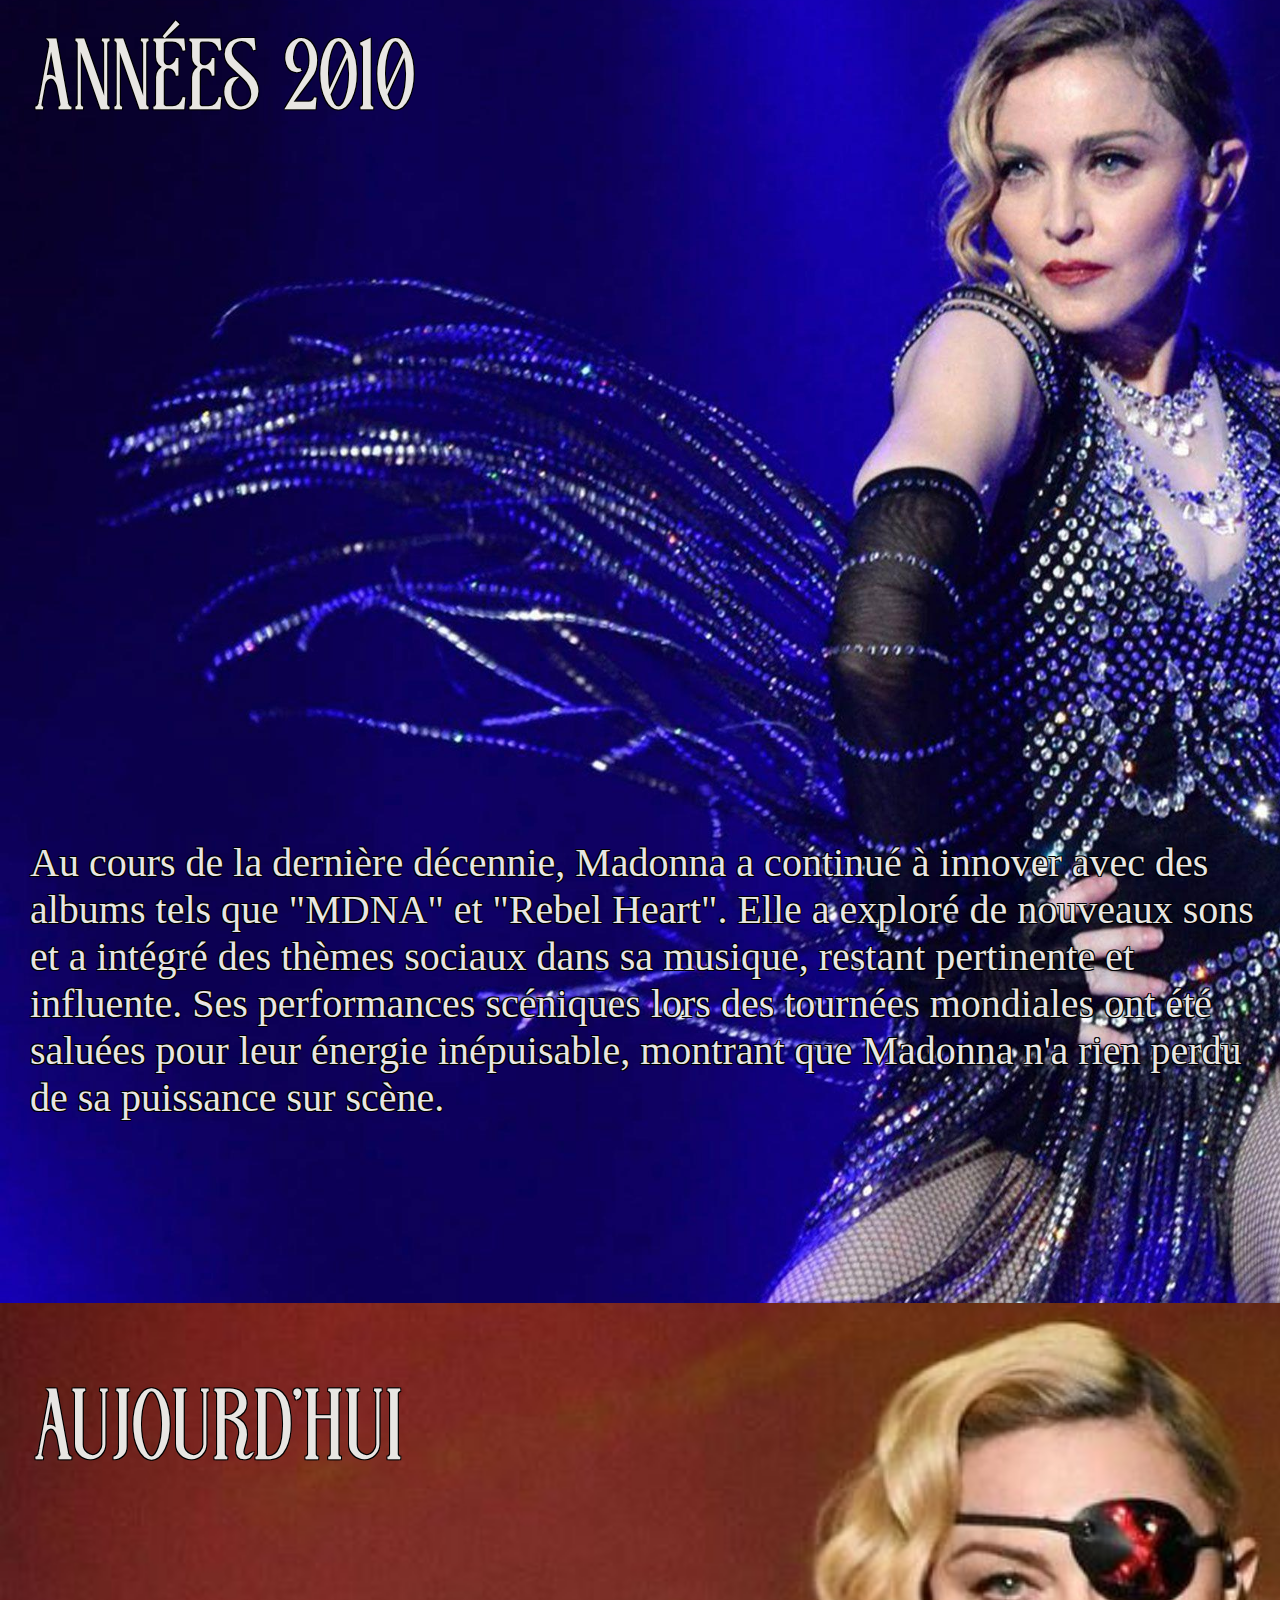
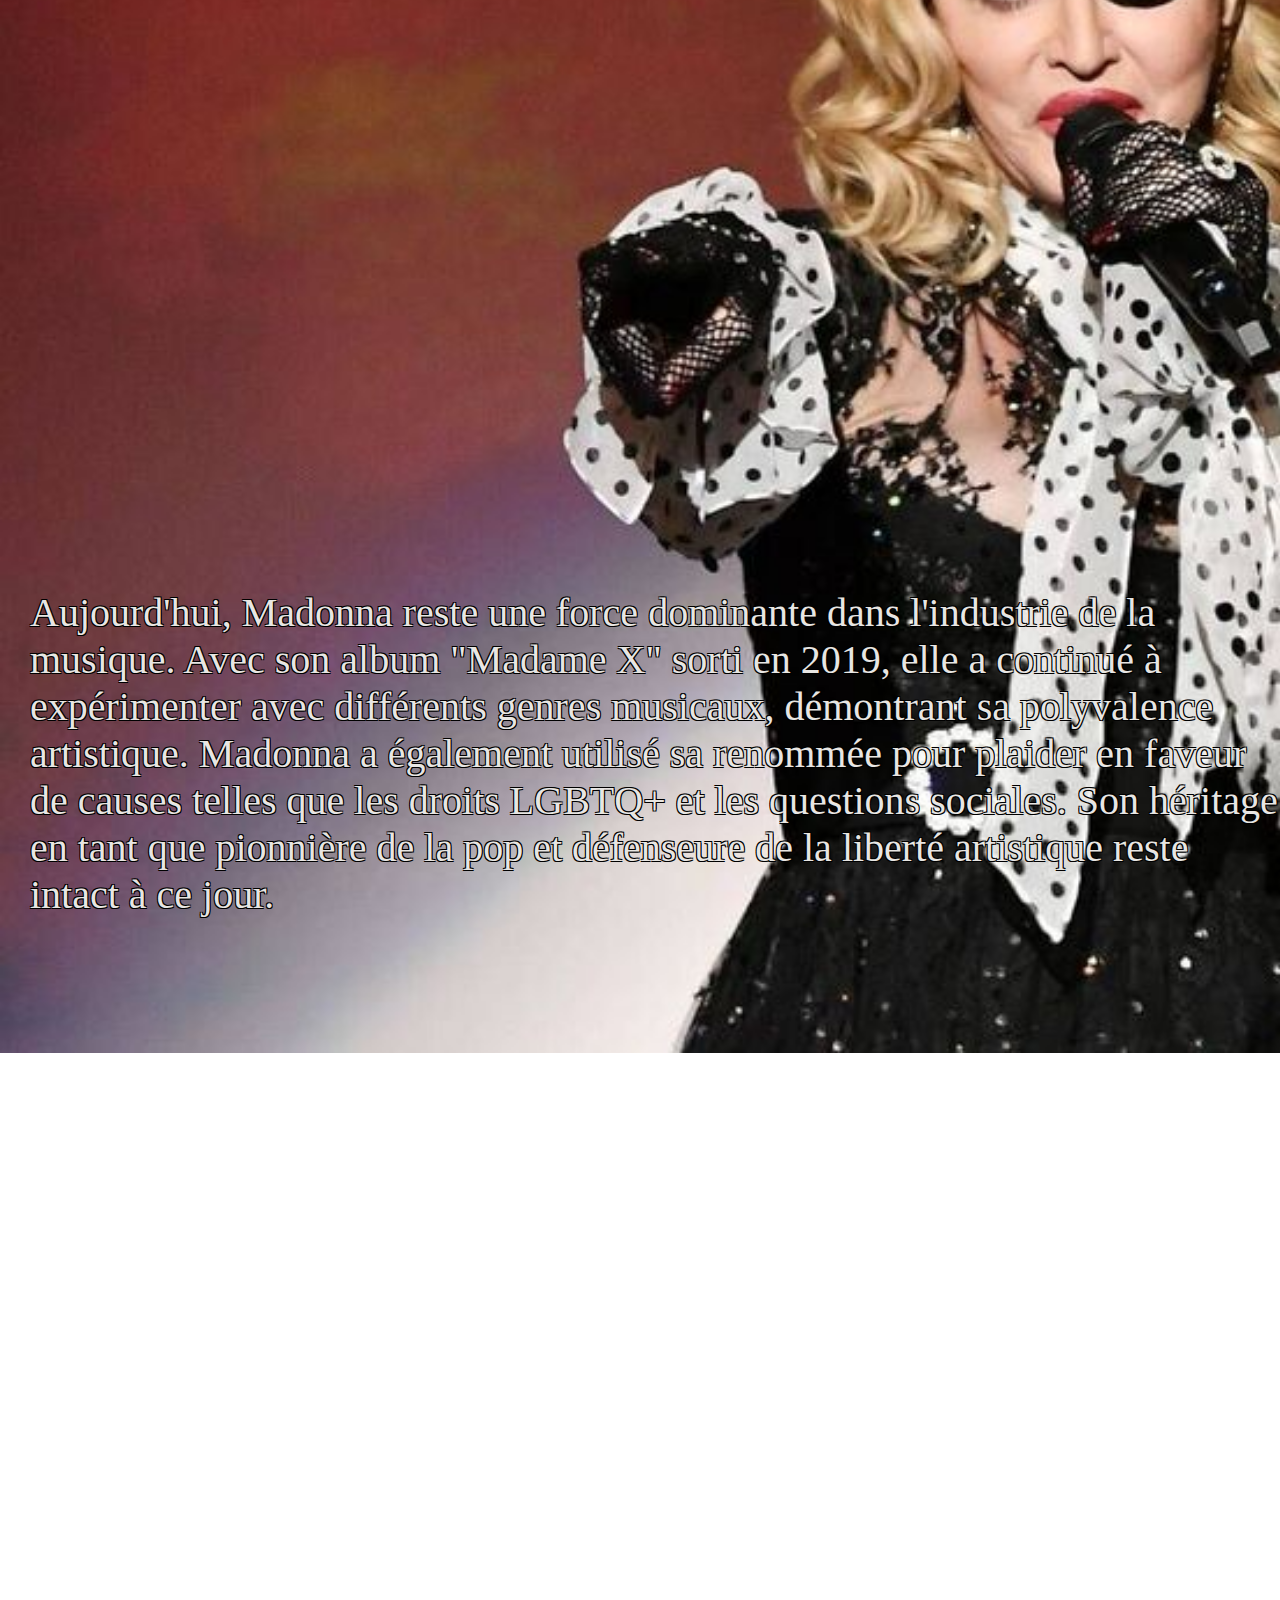
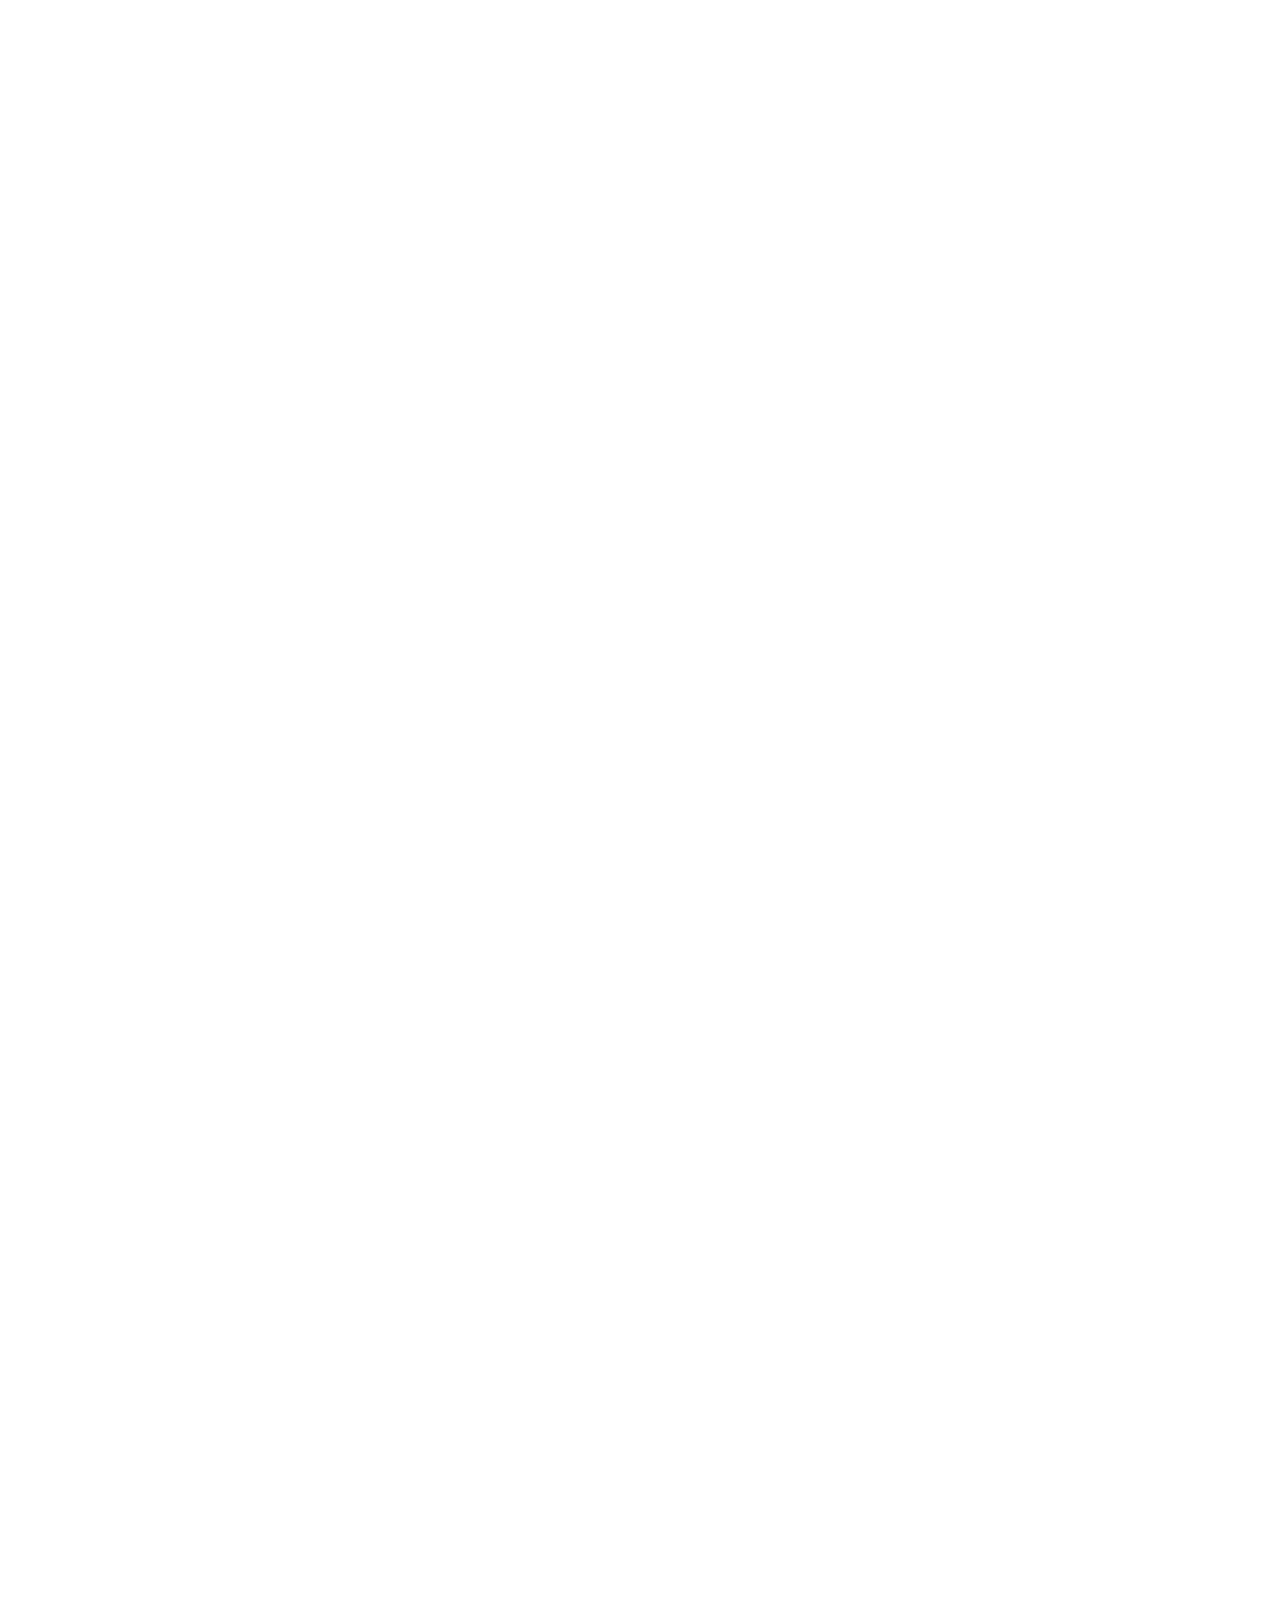
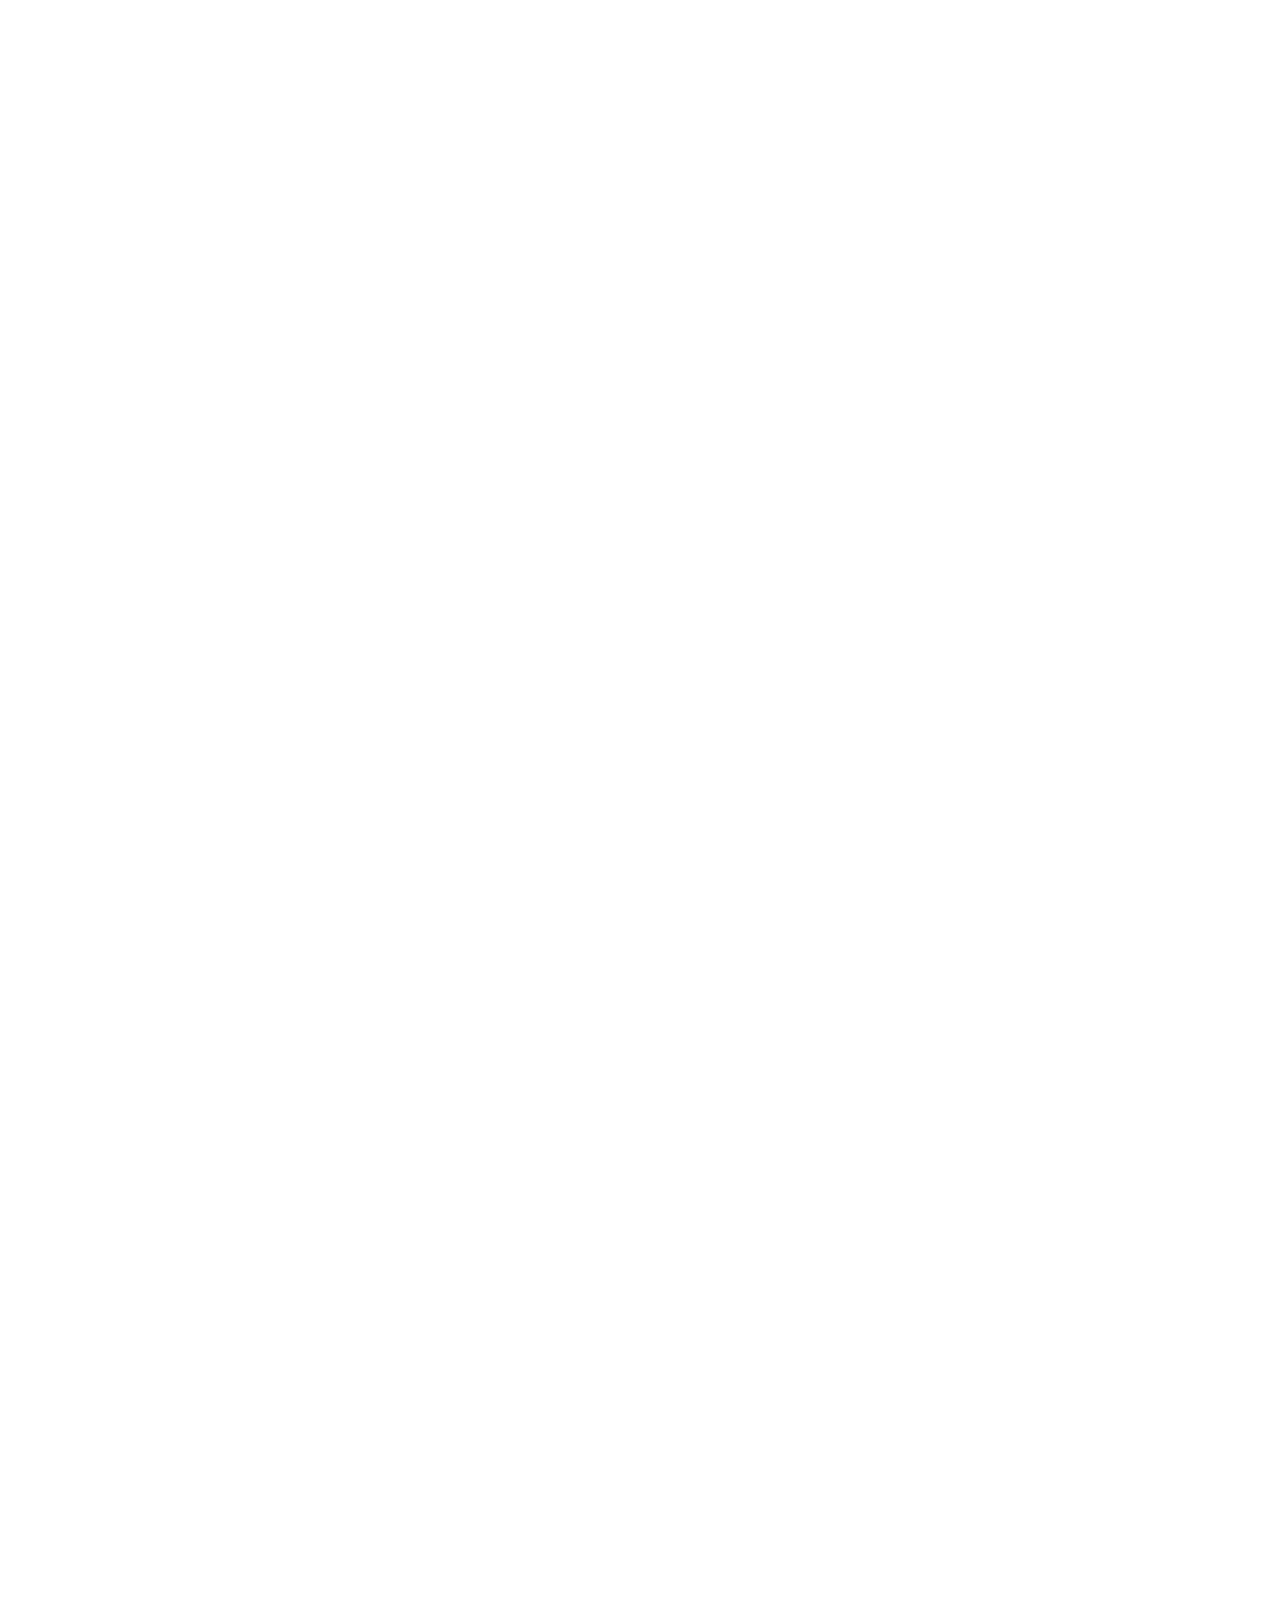
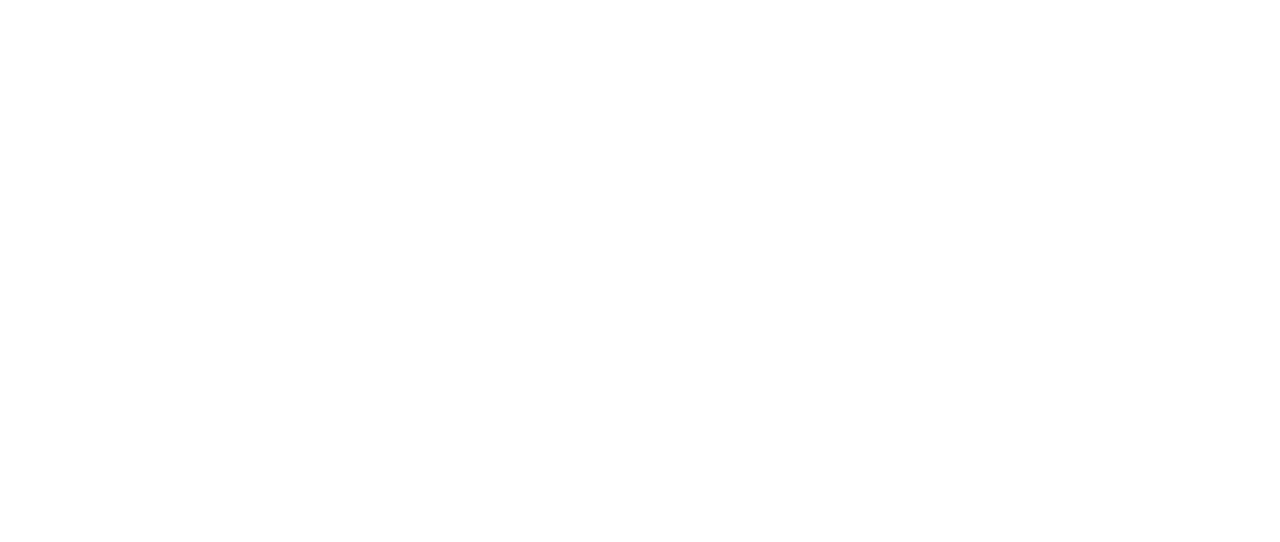
<file: biographie.html>
<!DOCTYPE html>
<html lang="fr">
<head>
    <meta charset="UTF-8">
    <meta name="viewport" content="width=device-width, initial-scale=1.0">
    <title>Pop's Queen</title>
    <link rel="stylesheet" href="style.css">
    <link href="https://fonts.cdnfonts.com/css/proxima-nova-condensed" rel="stylesheet">
</head>

<body>

<header>
    <div class="dropdown-menu ddm1">	
        <input type="checkbox" name="toggle" id="toggle">
        <label for="toggle">Menu</label>
        <ul>
            <li><a href="index.html">Home</a></li>
            <li><a href="films.html">FILMS</a></li>
            <li><a href="albums.html">ALBUMS</a></li>
            <li><a href="contact.html">CONTACT</a></li>
        </ul>
    </div>
</header>

<main>
    <!-- Section Biographie -->
    <section class="biography">
        <h1>BIOGRAPHIE</h1>
        <section class="biography-bloc">
            <article class="biography-part part-80s">
                <h2>Années 80'</h2>
                <p>Madonna, née Madonna Louise Ciccone le 16 août 1958 à 
                    Bay City, Michigan, a émergé comme une icône majeure de 
                    la musique pop dans les années 80. Son premier album, 
                    "Madonna", sorti en 1983, a établi son style provocateur 
                    et son approche novatrice de la musique pop. Des titres 
                    emblématiques tels que "Holiday" et "Like a Virgin" ont 
                    propulsé Madonna au sommet des classements, tandis que 
                    sa personnalité audacieuse et son style vestimentaire 
                    ont captivé le public.</p>
            </article>

            <article class="biography-part part-90s">
                <h2>Années 90'</h2>
                <p>Les années 90 ont vu Madonna élargir son empire musical 
                    avec des albums tels que "Like a Prayer" et "Erotica". 
                    Elle a également élargi ses horizons en explorant des 
                    domaines comme le cinéma, remportant des éloges pour son 
                    rôle dans "Evita". Malgré les controverses entourant ses 
                    œuvres, Madonna a maintenu sa position en tant que reine 
                    incontestée de la pop, repoussant les limites créatives 
                    et artistiques.
                </p>
            </article>

            <article class="biography-part part-2010s">
                <h2>Années 2010</h2>
                <p>Au cours de la dernière décennie, Madonna a continué à innover 
                    avec des albums tels que "MDNA" et "Rebel Heart". Elle a exploré 
                    de nouveaux sons et a intégré des thèmes sociaux dans sa musique, 
                    restant pertinente et influente. Ses performances scéniques 
                    lors des tournées mondiales ont été saluées pour leur énergie 
                    inépuisable, montrant que Madonna n'a rien perdu de sa puissance 
                    sur scène.
                </p>
            </article>
            
            <article class="biography-part part-today">
                <h2>Aujourd'hui</h2>
                <p>Aujourd'hui, Madonna reste une force dominante dans l'industrie de la musique. 
                    Avec son album "Madame X" sorti en 2019, elle a continué à expérimenter 
                    avec différents genres musicaux, démontrant sa polyvalence artistique. 
                    Madonna a également utilisé sa renommée pour plaider en faveur de 
                    causes telles que les droits LGBTQ+ et les questions sociales. 
                    Son héritage en tant que pionnière de la pop et défenseure de la 
                    liberté artistique reste intact à ce jour.
                </p>
            </article>
        </section>        
    </section>
</main>

</body>
</html>
</file>
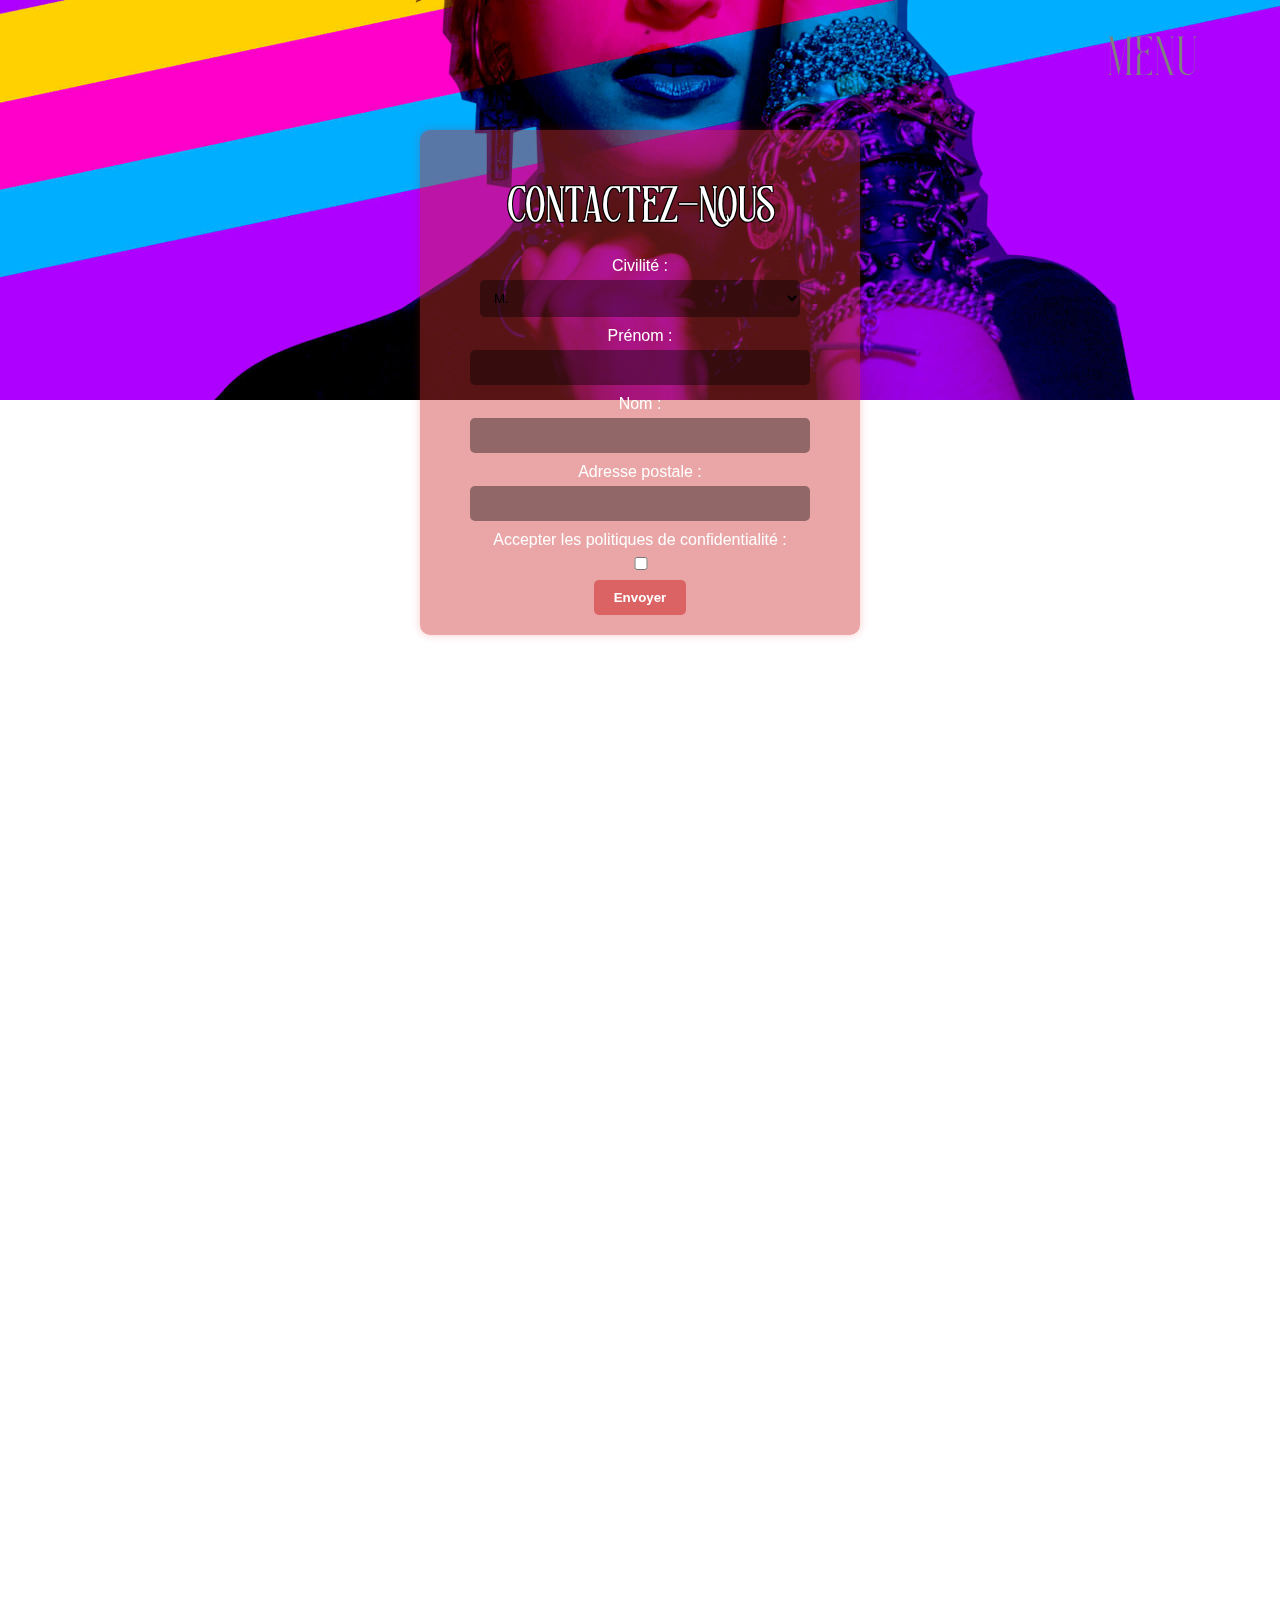
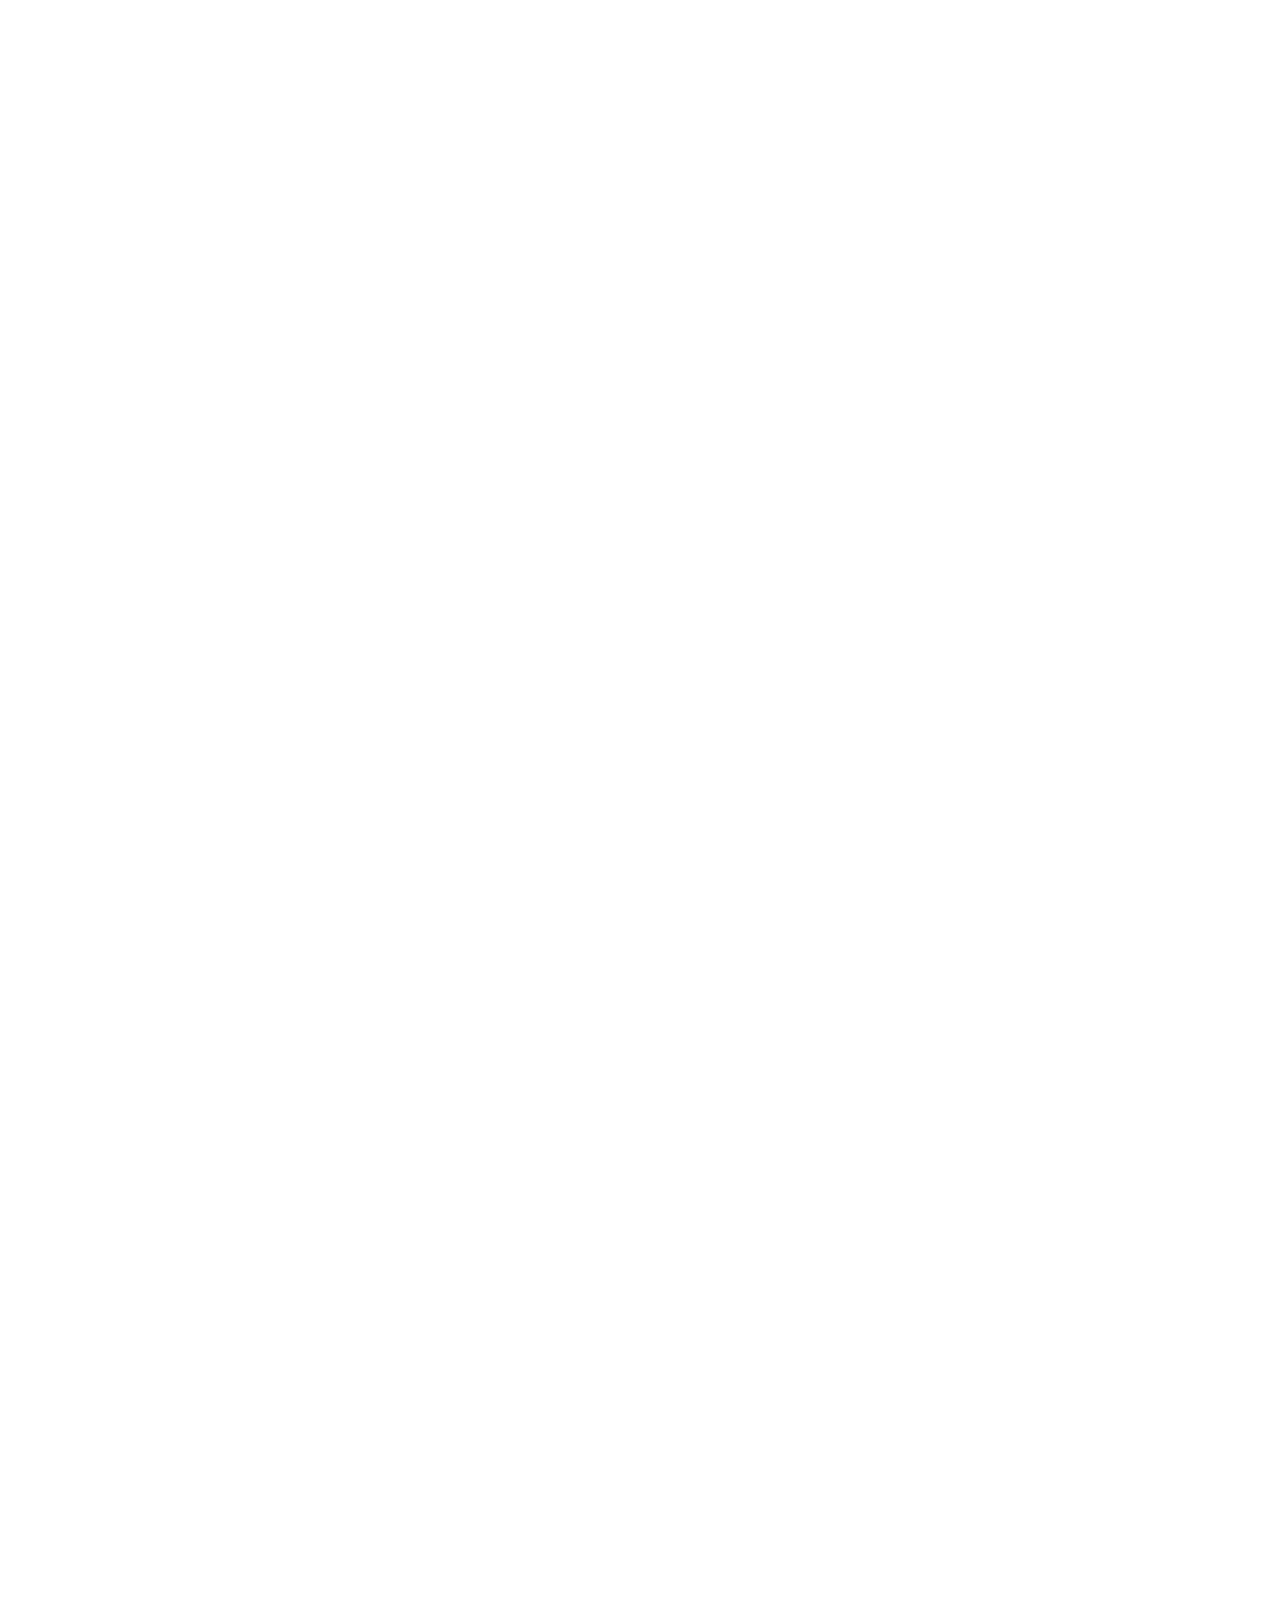
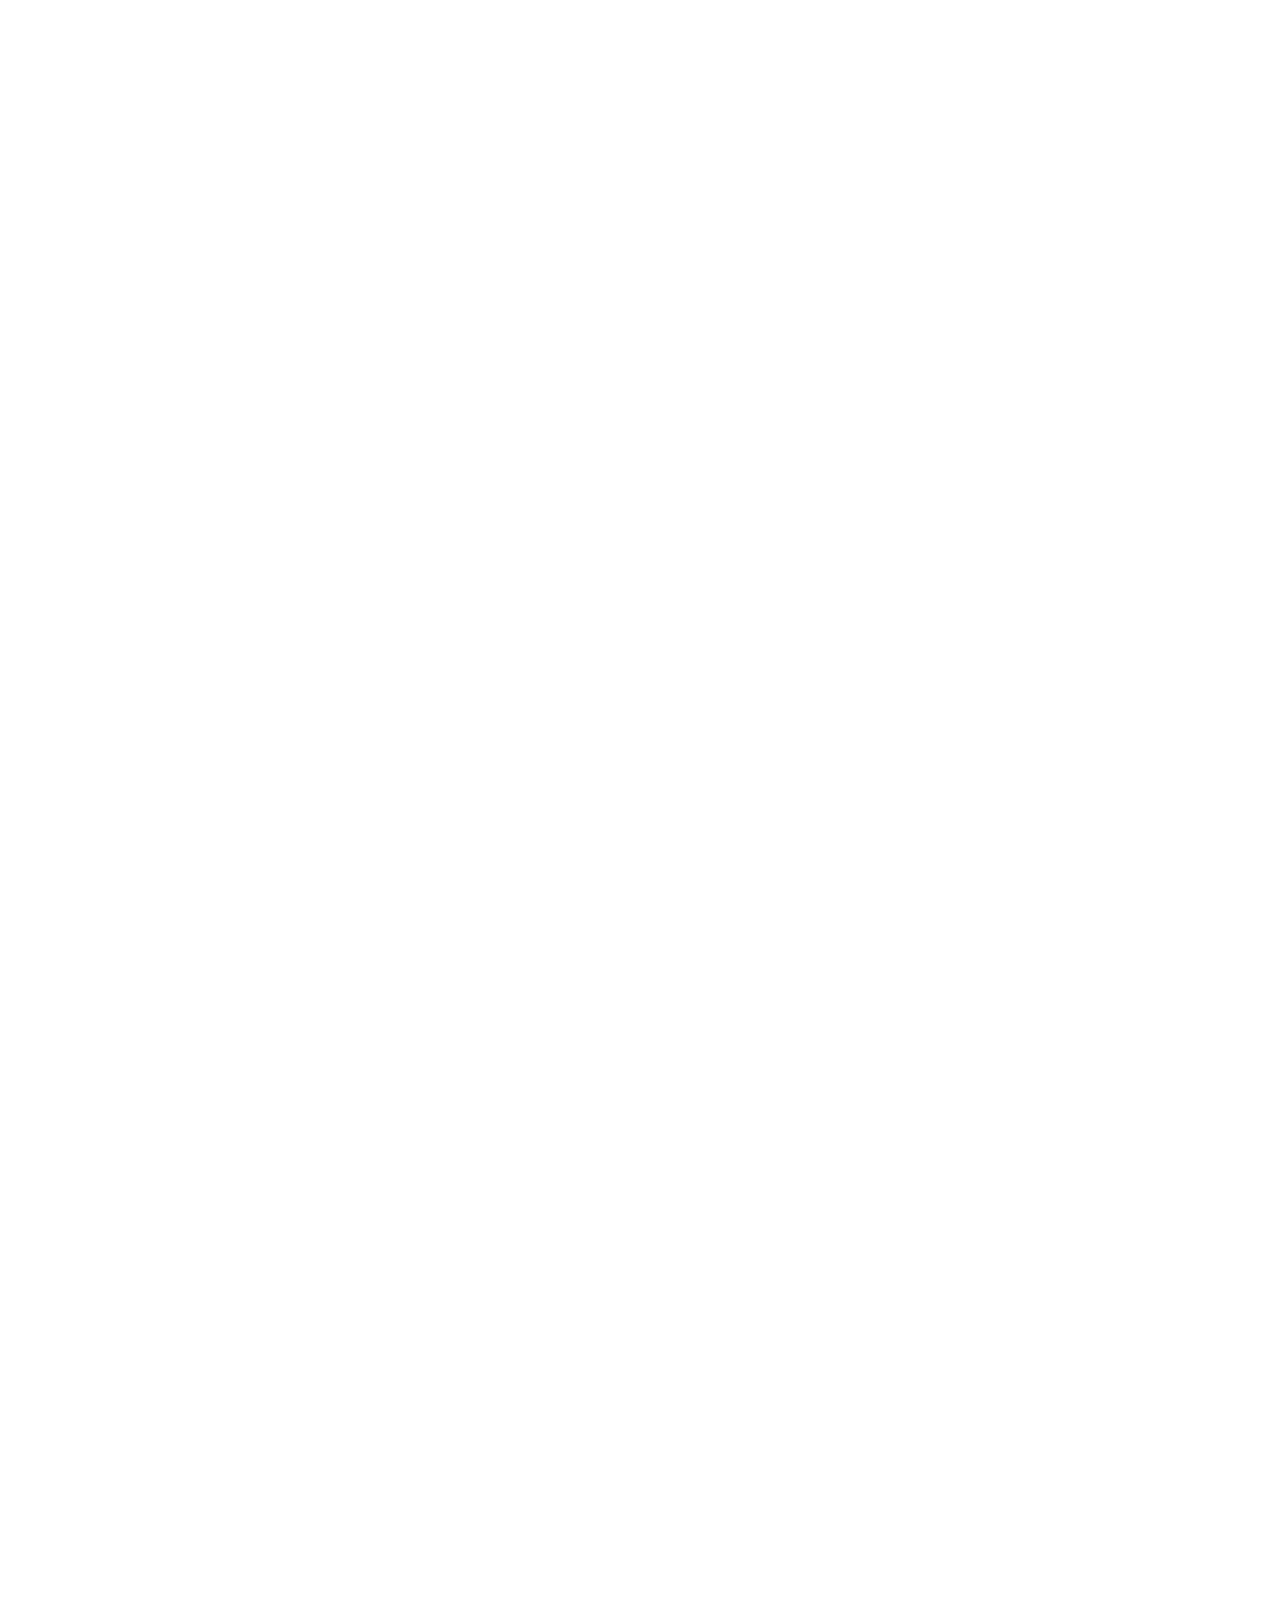
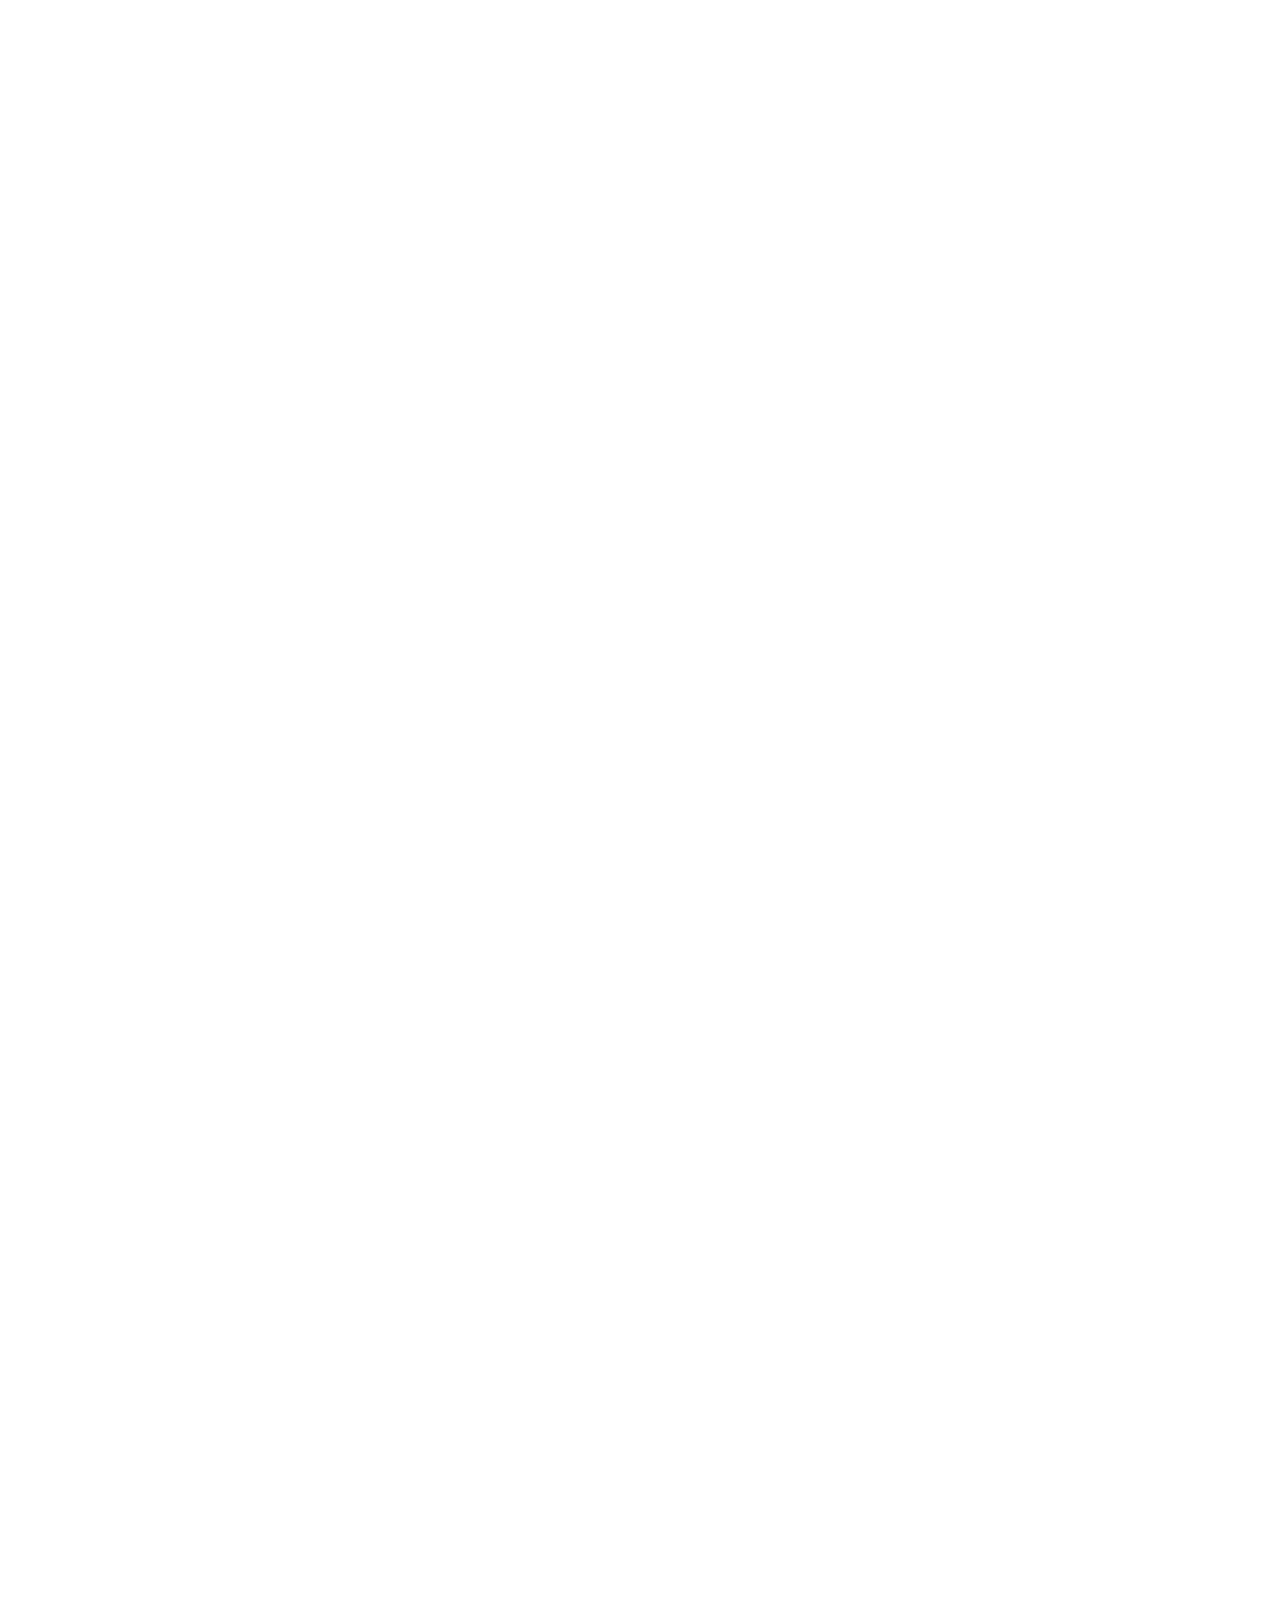
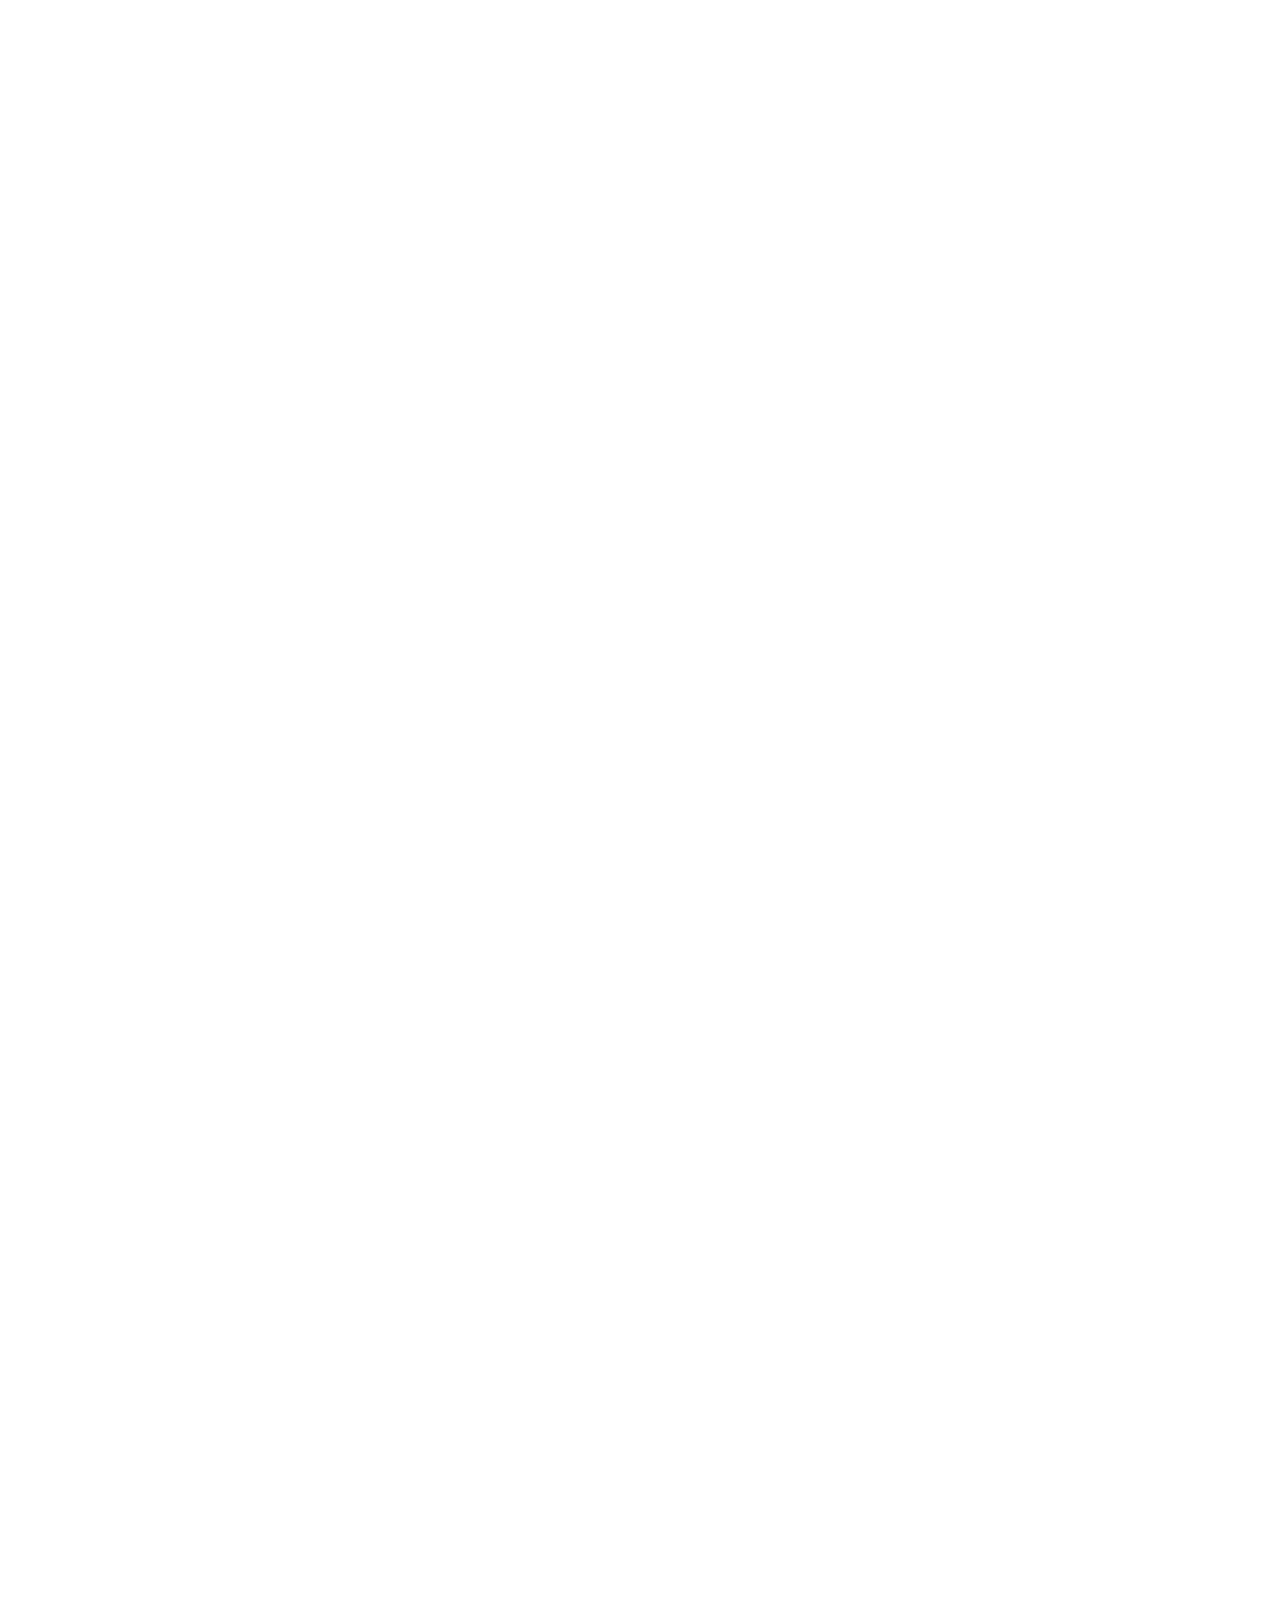
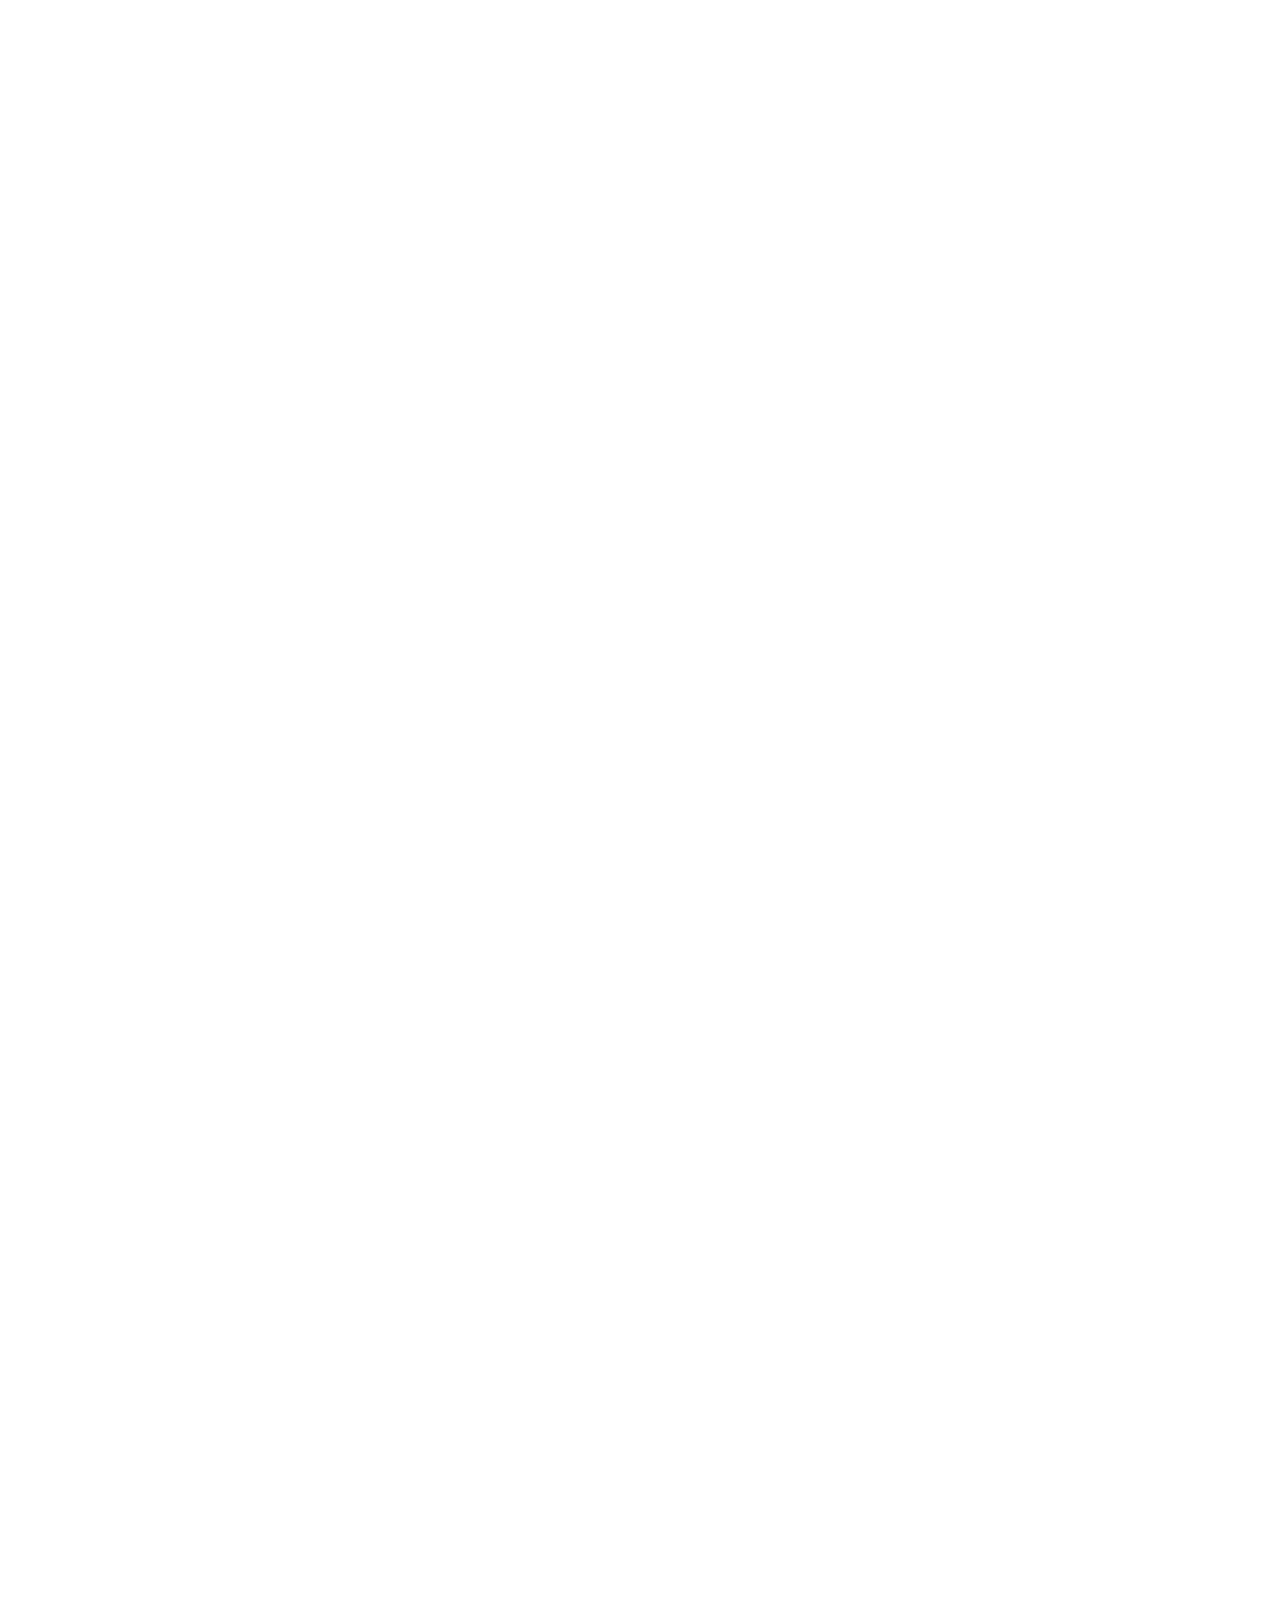
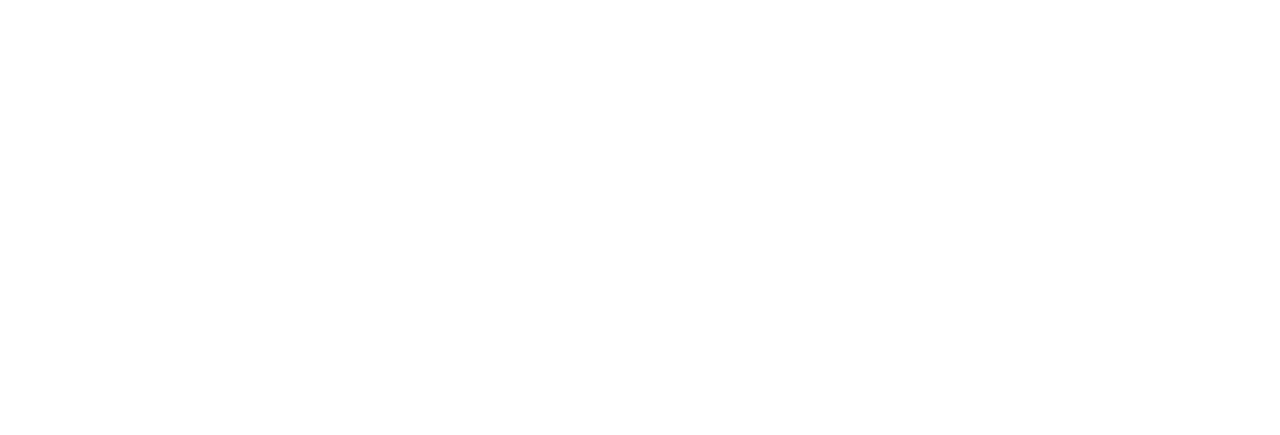
<file: contact.html>
<!DOCTYPE html>
<html lang="fr">
        <head>
            <meta charset="UTF-8">
            <meta name="viewport" content="width=device-width, initial-scale=1.0">
            <title>BloomPetals</title>
            <link rel="stylesheet" href="style.css">
        </head>
        <body class="contact-page">
    
            <head>
                <meta charset="UTF-8">
                <meta name="viewport" content="width=device-width, initial-scale=1.0">
                <title>Pop's Queen</title>
                <link rel="stylesheet" href="style.css">
            </head>
            <body>
                <div class="dropdown-menu ddm1">	
                    <input type="checkbox" name="toggle" id="toggle">
                    <label for="toggle">Menu</label>
                    <ul>
                        <li><a href="index.html">HOME</a></li>
                        <li><a href="biographie.html">BIOGRAPHIE</a></li>
                        <li><a href="films.html">FILMS</a></li>
                        <li><a href="albums.html">ALBUMS</a></li>
                    </ul>
                </div>
    
            <section class="contact-form">
                <h1>Contactez-nous</h1>
                <form action="" method="post">
    
            
    
                    <label for="civility">Civilité :</label>
                    <select name="civility" id="civility">
                        <option value="M.">M.</option>
                        <option value="Mme.">Mme.</option>
                        <option value="Mlle.">Mlle.</option>
                    </select>
    
                    <label for="firstName">Prénom :</label>
                    <input type="text" id="firstName" name="firstName" required>
    
                    <label for="lastName">Nom :</label>
                    <input type="text" id="lastName" name="lastName" required>
    
                    <label for="address">Adresse postale :</label>
                    <input type="text" id="address" name="address" required>
    
                    <label for="privacyPolicy">Accepter les politiques de confidentialité :</label>
                    <input type="checkbox" id="privacyPolicy" name="privacyPolicy" required>
    
                    <button type="submit">Envoyer</button>
                </form>
            </section>
    
        </body>
    </html>
</file>
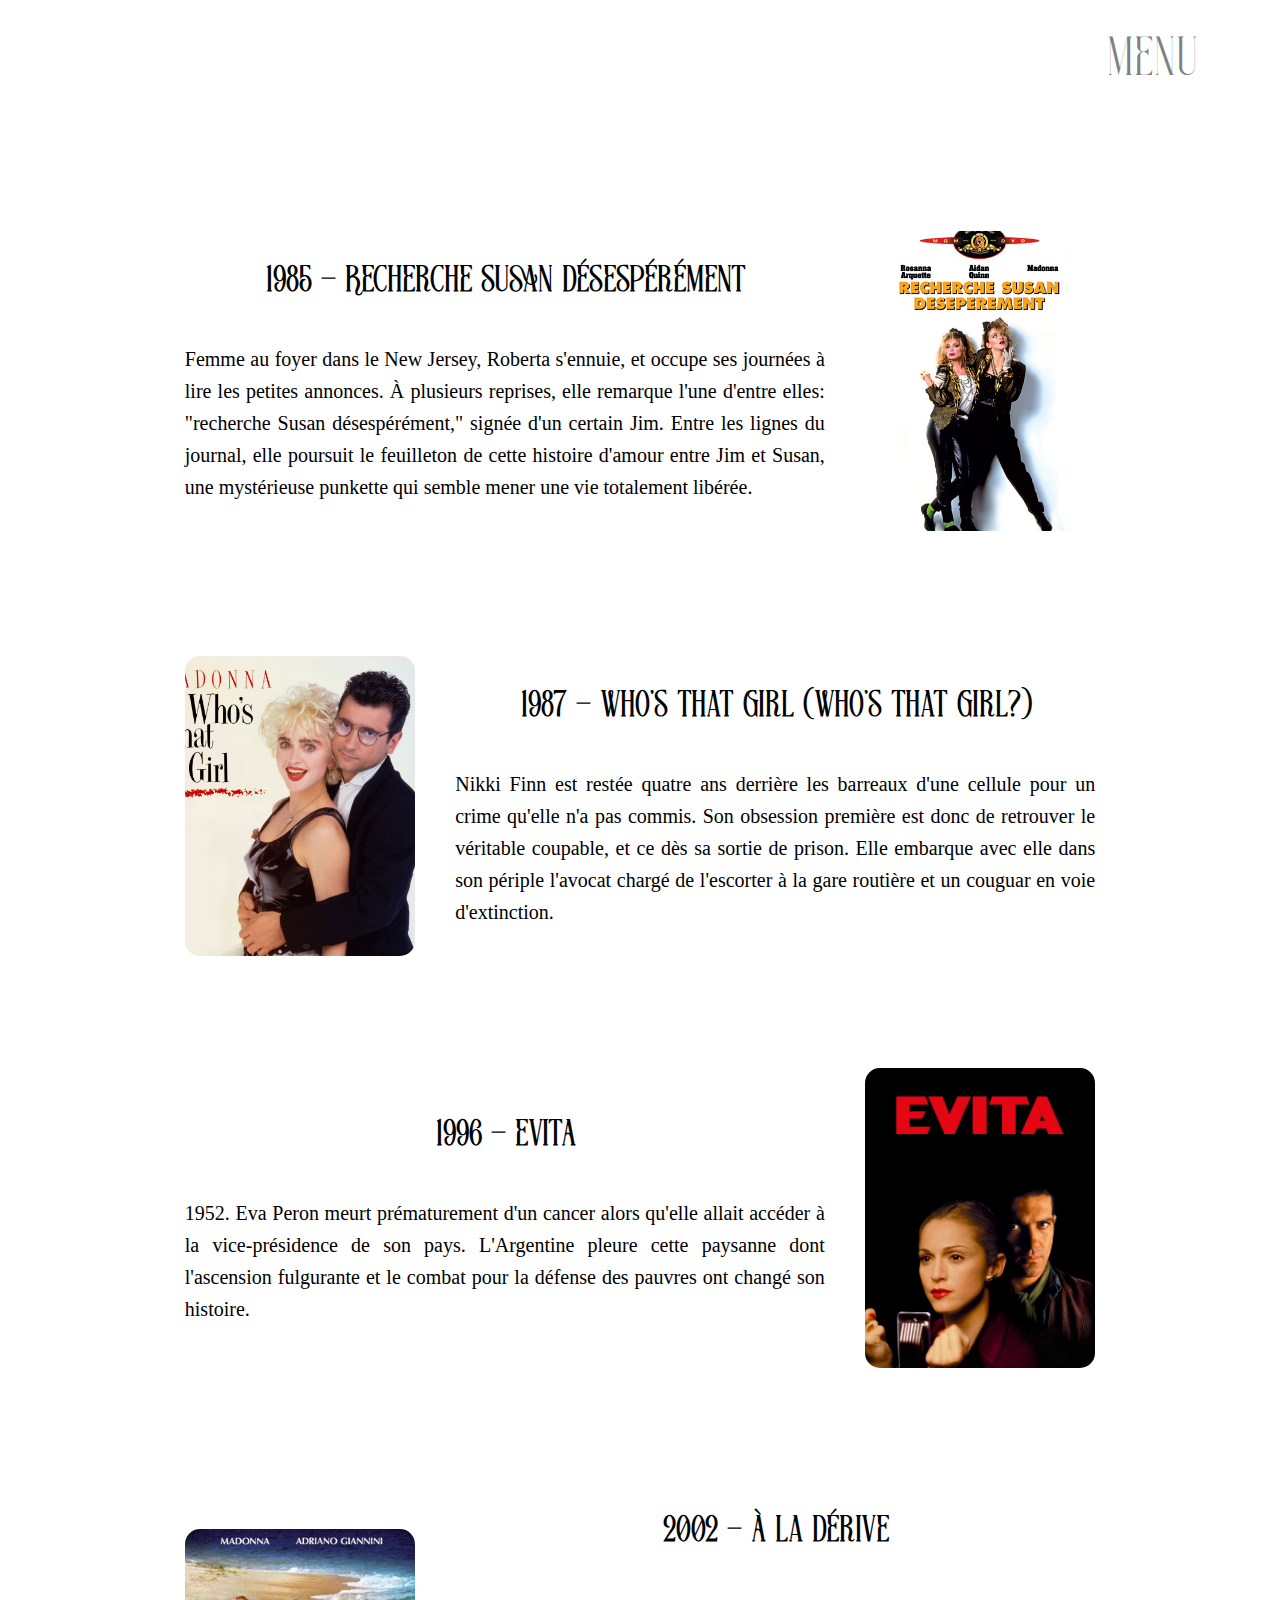
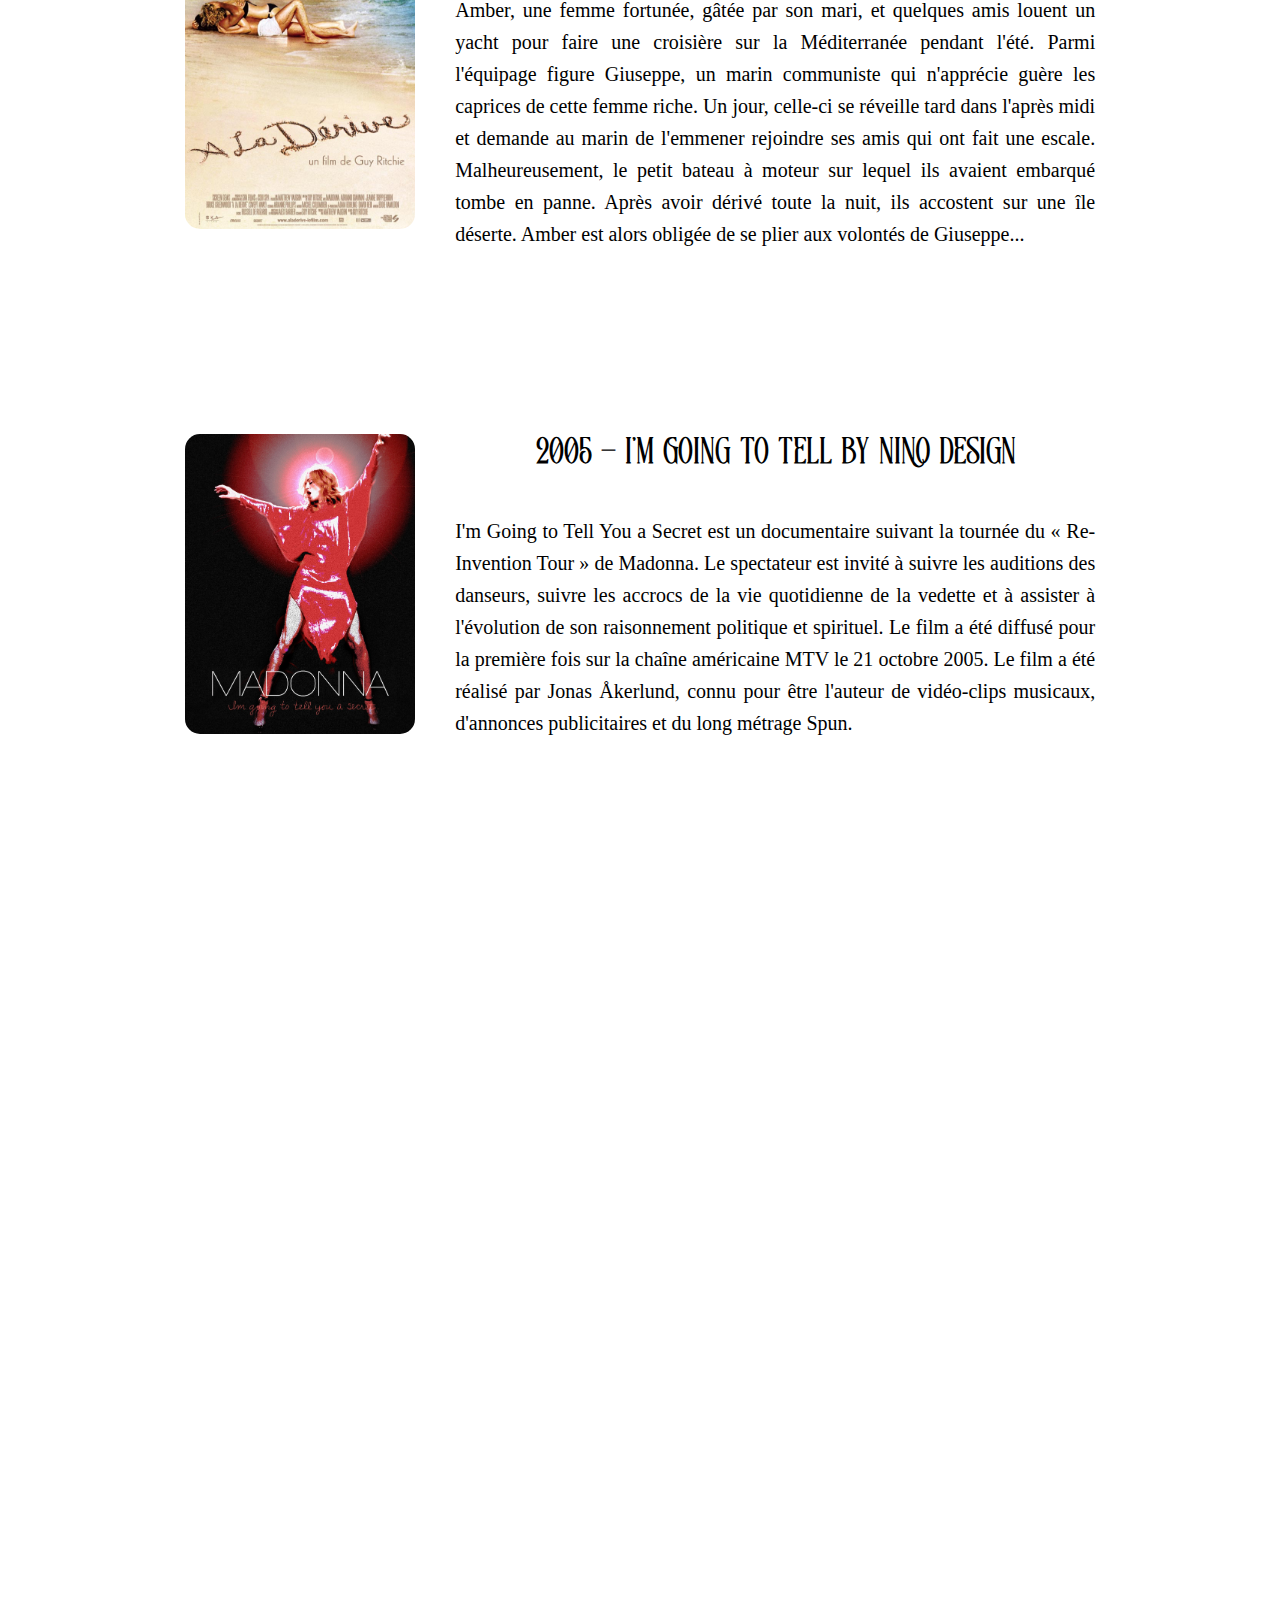
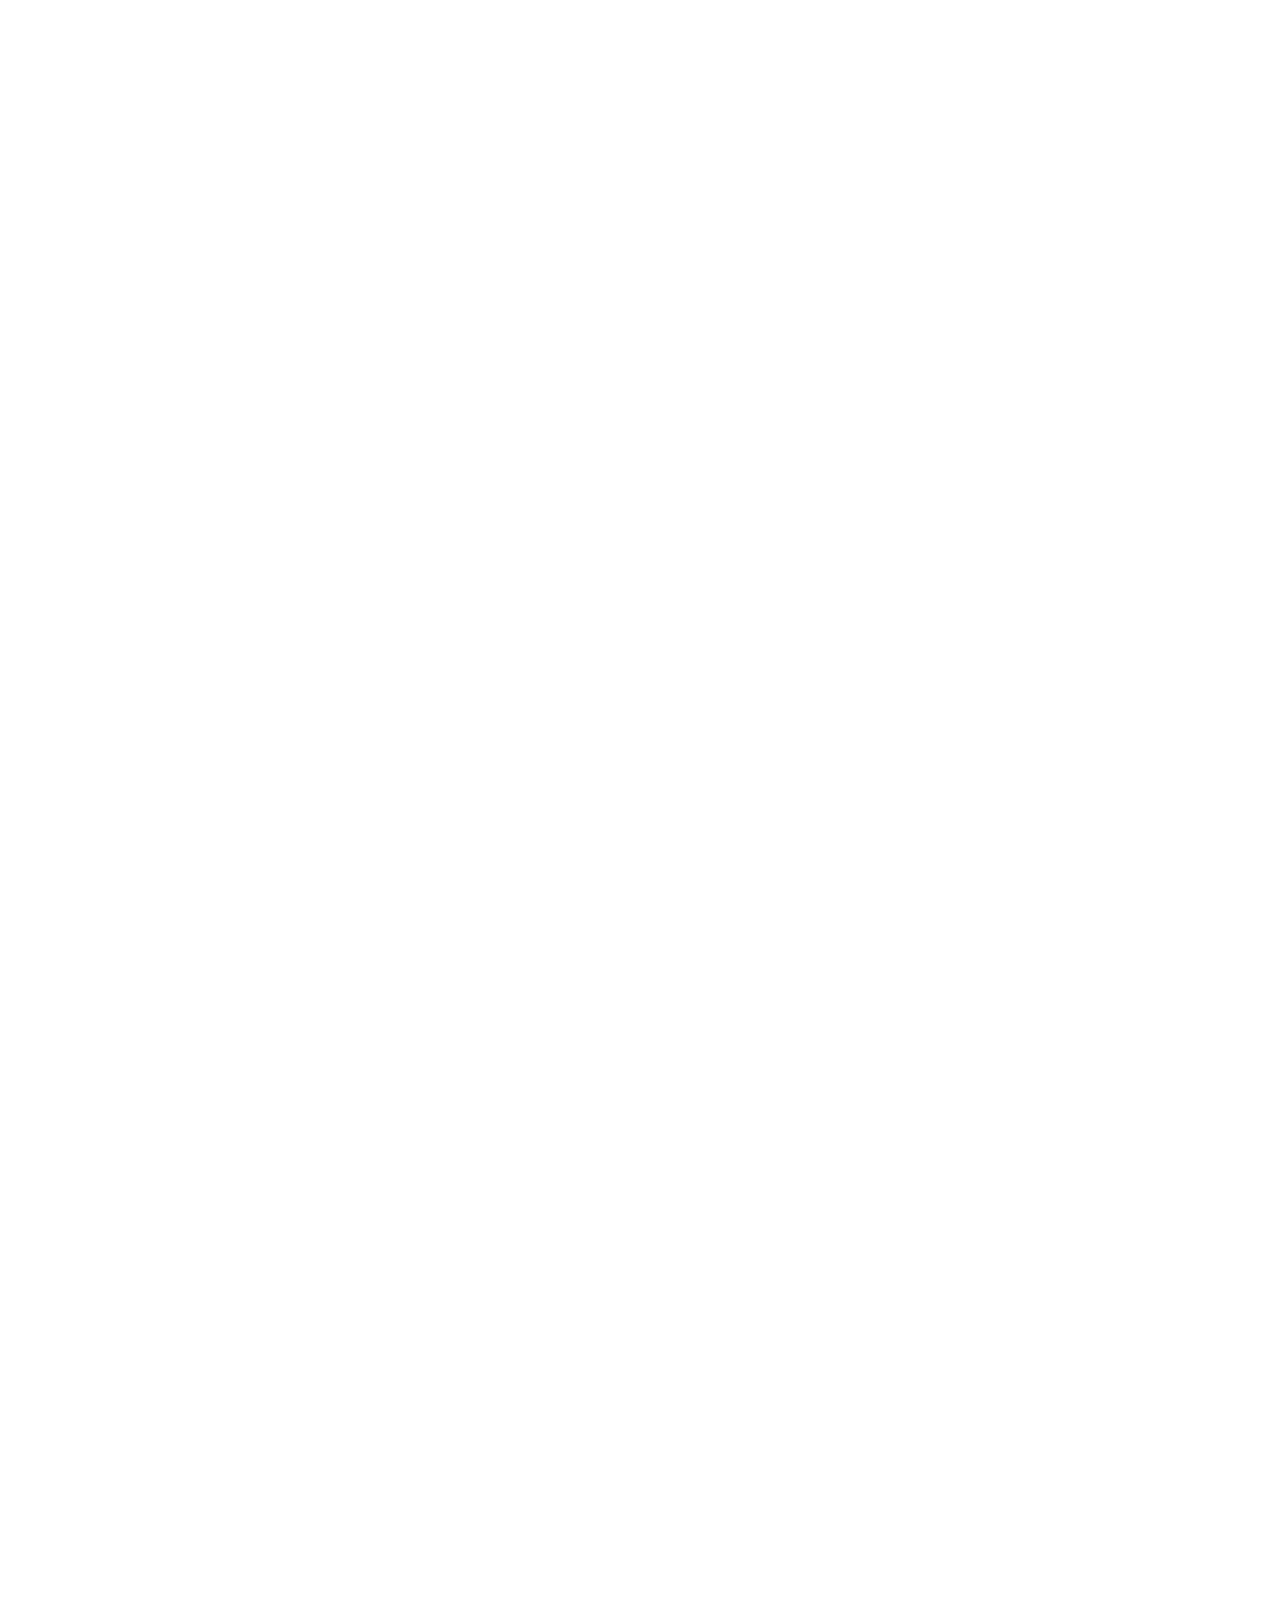
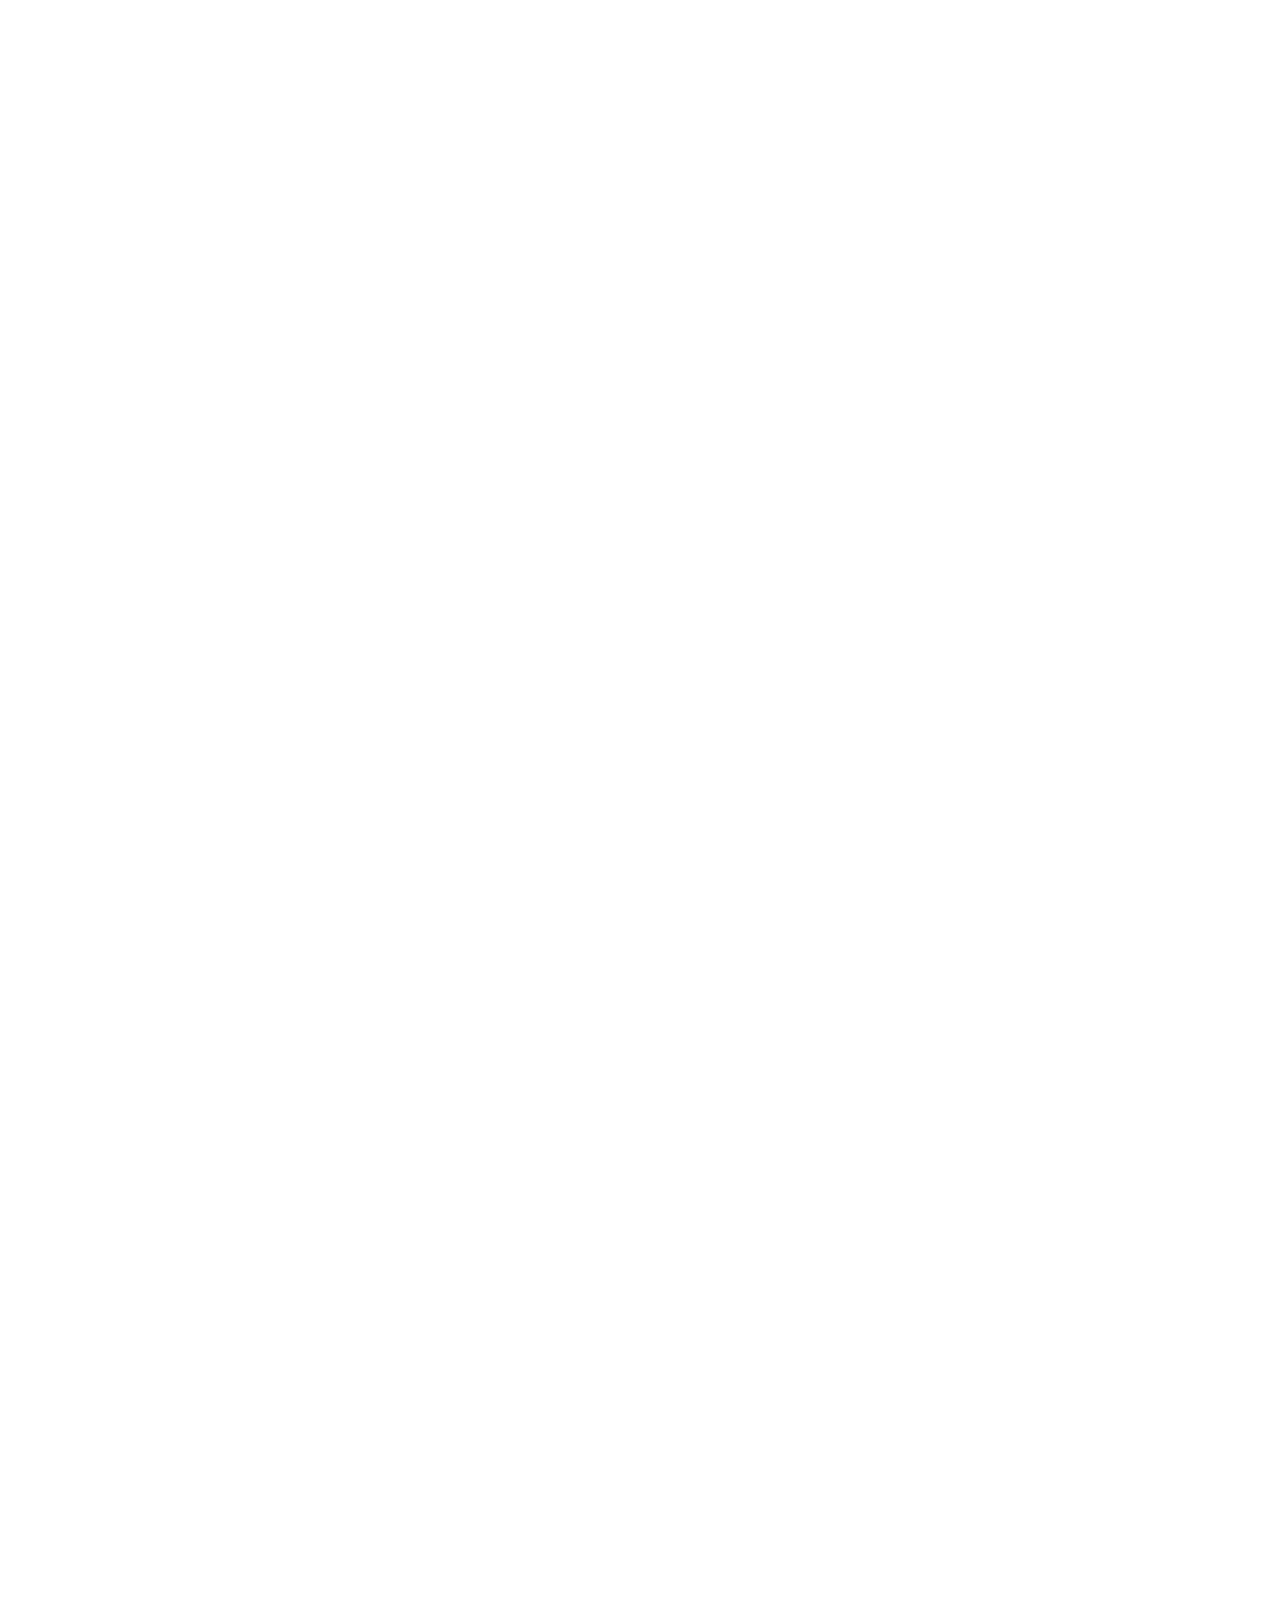
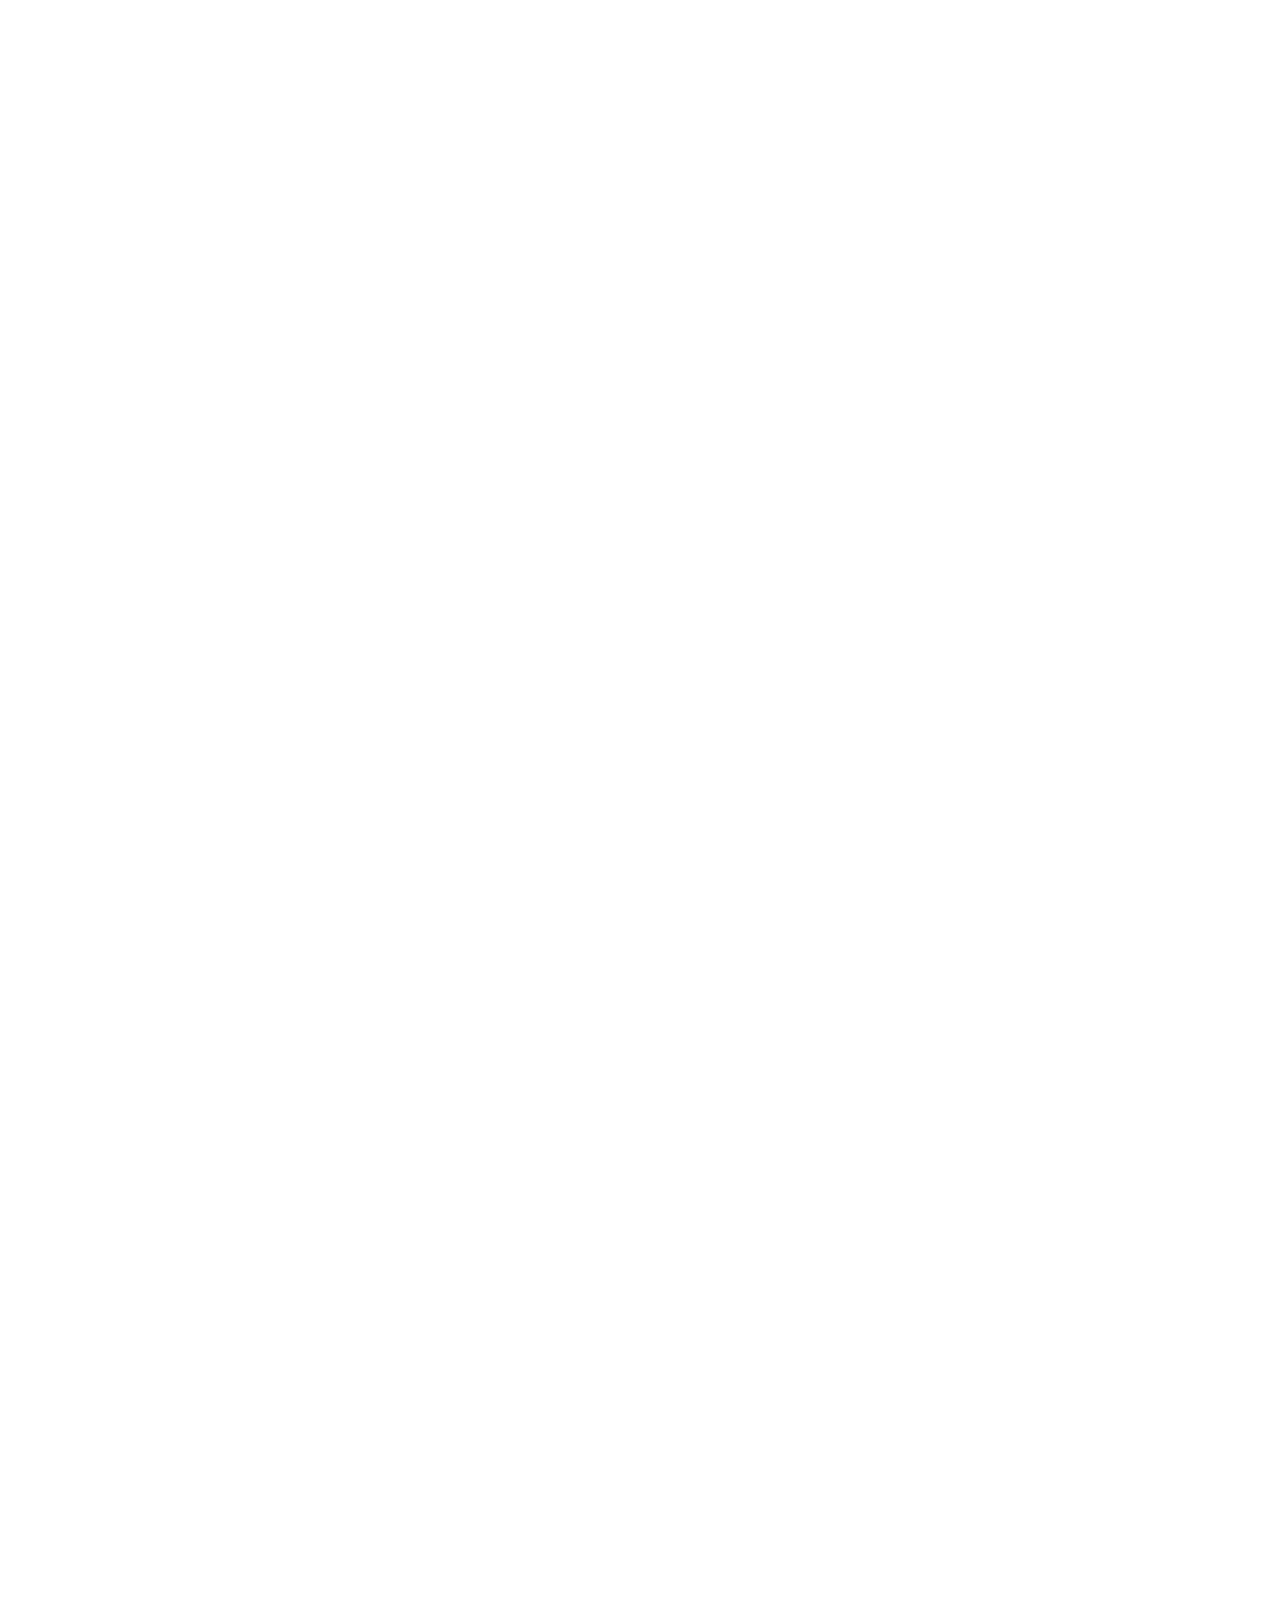
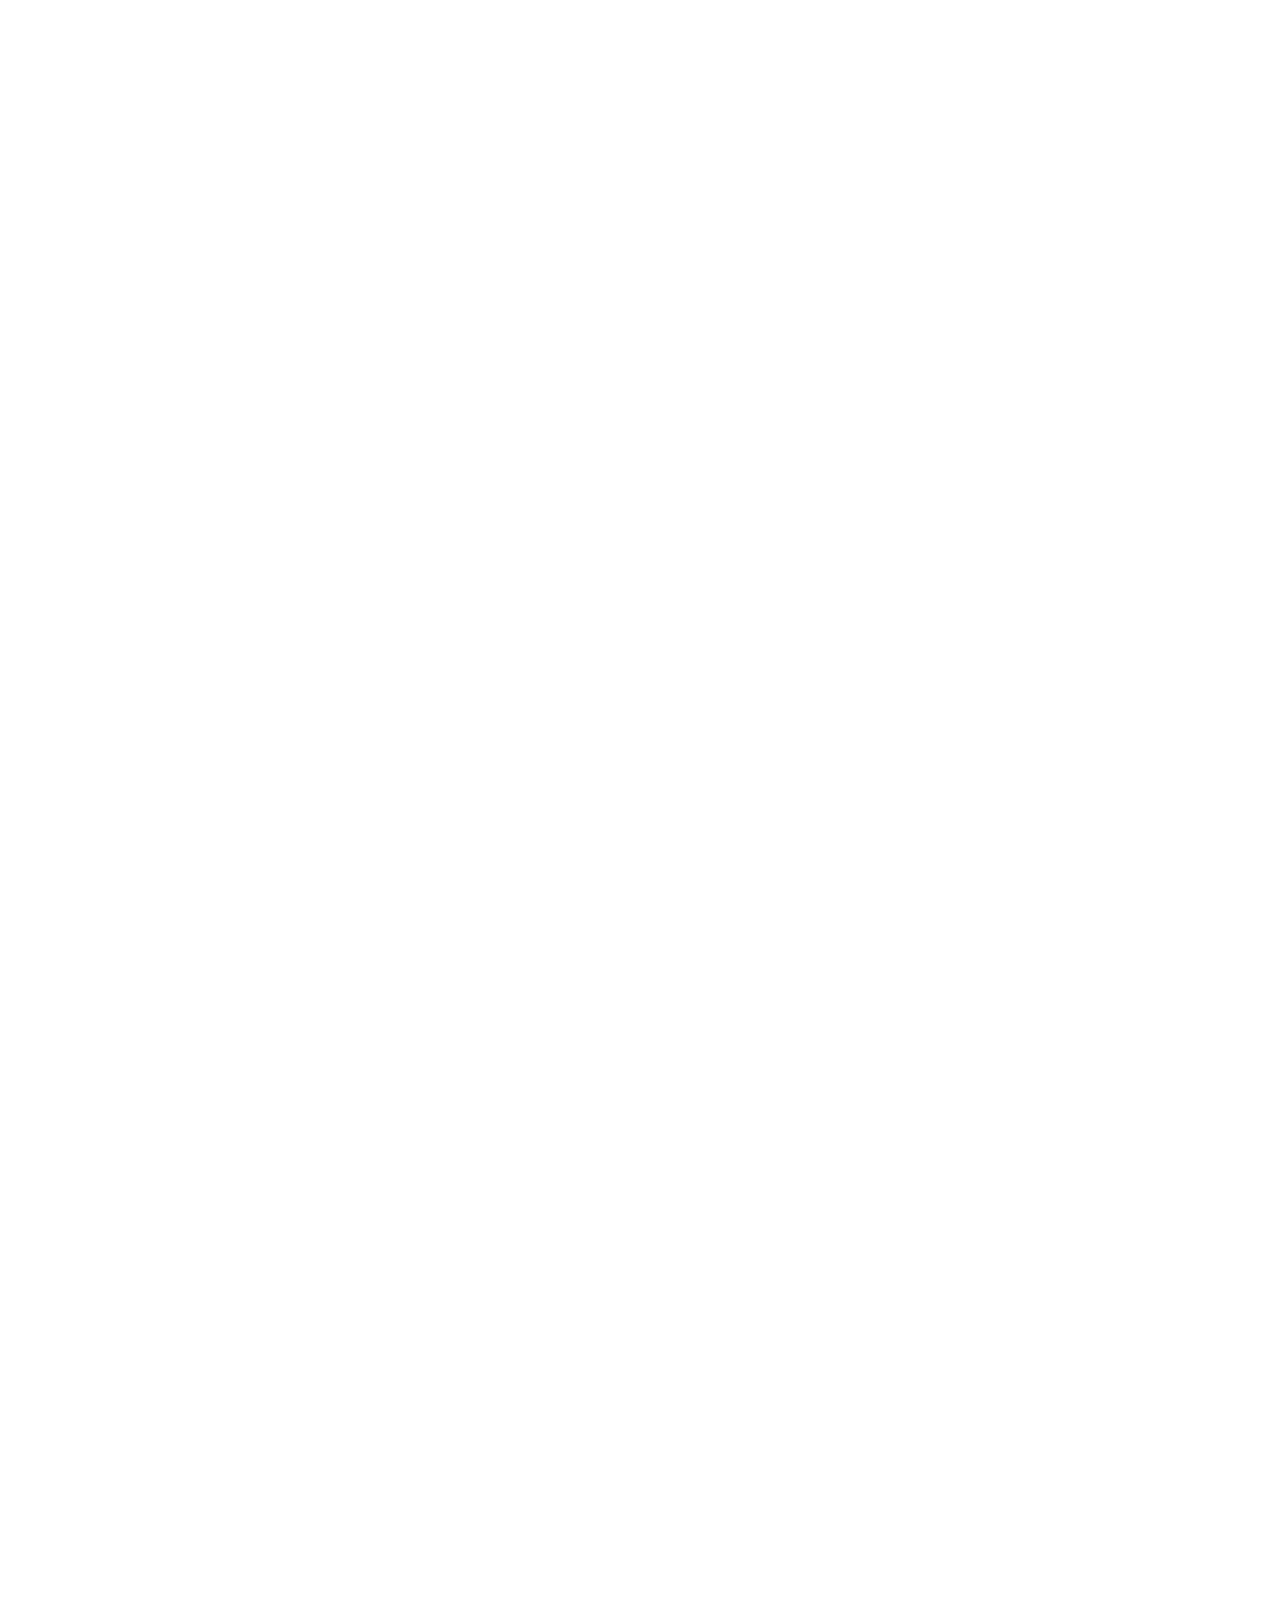
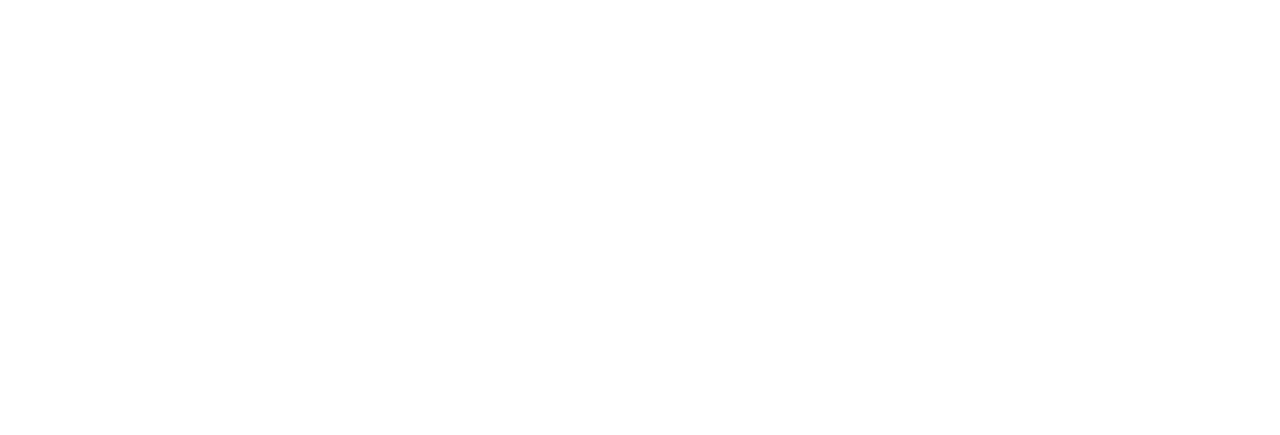
<file: films.html>
<!DOCTYPE html>
<html lang="fr">
<head>
    <meta charset="UTF-8">
    <meta name="viewport" content="width=device-width, initial-scale=1.0">
    <title>Pop's Queen</title>
    <link rel="stylesheet" href="style.css">
    <link href="https://fonts.cdnfonts.com/css/proxima-nova-condensed" rel="stylesheet">
</head>

<body>

    <header>
        <div class="dropdown-menu ddm1">	
            <input type="checkbox" name="toggle" id="toggle">
            <label for="toggle">Menu</label>
            <ul>
                <li><a href="index.html">HOME</a></li>
                <li><a href="albums.html">ALBUMS</a></li>
                <li><a href="films.html">FILMS</a></li>
                <li><a href="contact.html">CONTACT</a></li>
            </ul>
        </div>
    </header>
    
    <main>
    
        <!-- FILMS -->
    
    
        <!-- Recherche Susan désespérément -->
    
        <section class="films_content">
            <article class="films_content_2">
                <h1>1985 - Recherche Susan désespérément</h1>
                <p>
                    Femme au foyer dans le New Jersey, Roberta s'ennuie, et occupe ses journées à lire les petites annonces. 
                    À plusieurs reprises, elle remarque l'une d'entre elles: "recherche Susan désespérément," signée d'un 
                    certain Jim. Entre les lignes du journal, elle poursuit le feuilleton de cette histoire d'amour entre 
                    Jim et Susan, une mystérieuse punkette qui semble mener une vie totalement libérée.
                </p>
            </article>
            <img src="pics/films/Recherche-Susan-desesperement.jpg" alt="Recherche Susan désespérément">
        </section>
    
        <!-- Who's That Girl (Who's That Girl?) -->
    
        <section class="films_content">
            <img src="pics/films/Who's_That_Girl.jpg" alt="Who's_That_Girl">
            <article class="films_content_2">
                <h1>1987 - Who's That Girl (Who's That Girl?)</h1>
                <p>
                    Nikki Finn est restée quatre ans derrière les barreaux d'une cellule pour un crime 
                    qu'elle n'a pas commis. Son obsession première est donc de retrouver le véritable 
                    coupable, et ce dès sa sortie de prison. Elle embarque avec elle dans son périple 
                    l'avocat chargé de l'escorter à la gare routière et un couguar en voie d'extinction.
                </p>
            </article>
        </section>
    
        <!-- EVITA -->
    
        <section class="films_content">
            <article class="films_content_2">
                <h1>1996 - EVITA</h1>
                <p>
                    1952. Eva Peron meurt prématurement d'un cancer alors qu'elle allait accéder 
                    à la vice-présidence de son pays. L'Argentine pleure cette paysanne dont 
                    l'ascension fulgurante et le combat pour la défense des pauvres ont changé son histoire.
                </p>
            </article>
            <img src="pics/films/evita.jpg" alt="EVITA">
        </section>
    
        <!-- À la dérive -->
    
        <section class="films_content">
            <img src="pics/films/a_la_derive.jpg" alt="À la dérive">
            <article class="films_content_2">
                <h1>2002 - À la dérive</h1>
                <p>
                    Amber, une femme fortunée, gâtée par son mari, et quelques amis louent un yacht pour 
                    faire une croisière sur la Méditerranée pendant l'été. Parmi l'équipage figure Giuseppe, 
                    un marin communiste qui n'apprécie guère les caprices de cette femme riche.
                    Un jour, celle-ci se réveille tard dans l'après midi et demande au marin de 
                    l'emmener rejoindre ses amis qui ont fait une escale. Malheureusement, le petit bateau 
                    à moteur sur lequel ils avaient embarqué tombe en panne. Après avoir dérivé toute la 
                    nuit, ils accostent sur une île déserte. Amber est alors obligée de se plier aux volontés de Giuseppe...
                </p>
            </article>
        </section>
        
    
        <!-- MDNA -->
    
        <section class="films_content">
            <img src="pics/films/I'm Going to Tell by Nino Design.jpg" alt="I'm Going to Tell by Nino Design">
            <article class="films_content_2">
                <h1>2005 - I'm Going to Tell by Nino Design</h1>
                <p>
                    I'm Going to Tell You a Secret est un documentaire suivant la tournée du « Re-Invention 
                    Tour » de Madonna. Le spectateur est invité à suivre les auditions des danseurs, suivre 
                    les accrocs de la vie quotidienne de la vedette et à assister à l'évolution de son raisonnement 
                    politique et spirituel. Le film a été diffusé pour la première fois sur la chaîne américaine MTV le 
                    21 octobre 2005. Le film a été réalisé par Jonas Åkerlund, connu pour être l'auteur de vidéo-clips 
                    musicaux, d'annonces publicitaires et du long métrage Spun.  
                </p>
            </article>
        </section>
    
    </main>


</body>
</html>
</file>
<file: style.css>
body, html {
    margin: 0;
    padding: 0;
    text-decoration: none;
}

/* FONTS */

@font-face {
    font-family: 'Georgiano';
    src: url(fonts/georgiano/GEORGIANO.otf)
}

@media screen and (max-width: 768px) {
    /* Réglages pour les écrans de taille maximale de 768 pixels (exemple : tablette) */
    .home-menu {
        font-size: 60px; /* Ajuste la taille du texte pour une meilleure lisibilité */
    }
}





/* -------------------- MENU CHECKBOX -------------------- */

.dropdown-menu {
	/* On positionne le conteneur au centre et on lui assigne un placement
	relatif pour pouvoir placer ses enfants en absolu */
	width: 200px;
	margin: 20px auto;
	position: relative;
    float: right;
}

/* Menu */
.dropdown-menu label {
	/* On définit une couleur de fond, de trait et de contour pour le bouton */
	color: gray; /* Fallback pour les navigateurs ne comprenant pas le rgba */
	font-size: 45px;
	/* On position l'élément et on spécifie ses marges */
	display: block;
	padding: 5px 35px 5px 25px;
    font-family: 'Georgiano', sans-serif;
    cursor: pointer;
    transition: color 0.3s; /* Animation de la couleur au survol */
}

.dropdown-menu label:hover {
	color: #e8e6e3; /* Changement de couleur au survol */
}

/* Afin de gérer un élément "onclick" qui perdure en CSS,
on utilise une méthode impliquant une checkbox et le pseudo-selector :checked */
.dropdown-menu input[type="checkbox"] {
	/* On position la checkbox hors écran, le label servira de déclencheur */
	position: absolute;
	clip: rect(0, 0, 0, 0); /* Permet de réduire sa zone d'affichage à 0 */
	top: 9999px;
}

/* Liste du menu */
.dropdown-menu ul {
	/* On place le menu */
	position: absolute;
    top: 0;
    right: 100%;
	/* On paramètre ses styles */
	list-style-type: none;
	font-size: 80px;
    font-family: 'Georgiano', sans-serif;
	/* Et on le cache pour finir */
	display: none;
	line-height: 1;
	padding: 0; /* Suppression du padding par défaut */
	margin: 0; /* Suppression de la marge par défaut */
    background-color: #333333;
    border-radius: 15px;
}

/* Changement de couleur lors du survol du menu */
.dropdown-menu ul:after {
	border-bottom-color: c;
	border-width: 6px;
	left: 15%;
	margin-left: -6px;
}

.dropdown-menu ul:before {
	border-bottom-color: #e8e6e3;
	border-width: 7px;
	left: 15%;
	margin-left: -7px;
    border-radius: 15px;
}

/* On style les liens du menu */
.dropdown-menu a {
	text-decoration: none;
	color: gray; /* Changement de la couleur du texte à rouge */
	display: block;
	padding: 5px 15px;
    transition: color 0.3s; /* Animation de la couleur au survol */
}

/* On paramètre un survol aux éléments du menu */
.dropdown-menu a:hover {
	color: white; /* Changement de couleur du texte au survol à blanc */
}

/* On déclare que si la checkbox est cochée, la liste est affichée */
.dropdown-menu input[type="checkbox"]:checked ~ ul {
	display: block;
}




/* -------------------- INDEX -------------------- */

.home-bg1 {
    display: flex;
    height: 100vh;
    justify-content: center;
    align-items: center;
    position: relative;
    background: url("pics/home/homebackground.jpg") no-repeat center;
    background-size: cover;
    filter: blur(0.5px); /* Ajoute un flou léger au fond */
}

.home-title {
    color: #cf2e2e;
    font-family: 'Georgiano', sans-serif;
    font-size: 200px; /* Taille du titre */
    margin: 0; /* Supprime la marge par défaut du titre */
}

.home-menublock {
    background-color: #333;
    display: flex;
    justify-content: space-around;
    align-items: center;
    height: 150vh;
    color: #cf2e2e;
    flex-wrap: wrap; /* Permet le retour à la ligne des éléments lorsque l'espace est insuffisant */
}

.home-menu {
    font-family: 'Georgiano', sans-serif;
    color: #e8e6e3;
    transition: color 0.3s; /* Ajoute une transition pour une animation fluide */
    text-decoration: none;
    font-size: 160px;
    margin: 10px; /* Ajoute un espace autour de chaque élément du menu */
}

.home-menu:hover {
    color: #cf2e2e; /* Changement de couleur de texte au survol */
}






/* ------------------ NEWS ------------------ */

.home-news {
    min-height: 200vh;
    width: 100%;
    padding-top: 50px;
    background-color: #333;
    display: flex;
    flex-wrap: wrap;
    justify-content: center;
    align-items: center;

}

.home-news h1 {
    font-family: 'Georgiano', sans-serif;
    font-size: 160px;
    width: 100%;
    text-align: center;
    color: #cf2e2e;
}

.bloc-news {
   
    width: 20%;
    height: 600px;
    display: flex;
    justify-content: center;
    align-items: center;
    flex: content;
    margin: 10px;
    position: relative;
}

.news {
    width: 300px;
    position: relative;
}

img {
    width: 300px;
    height: 300px;
    display: block;
    margin: auto;
    object-fit: cover;
}

/* ------------------ BIOGRAPHIE ------------------ */


/* Ajout des styles pour les parties de la biographie et les transitions */
.biography-bloc {
    display: flex;
    flex-direction: column;
    align-items: center;
}

.biography h1 {
    font-size: 160px;
    font-family: 'Georgiano';
    color: #cf2e2e;
    text-align: center;
    justify-content: center;
}

.biography-part {
    width: 100%;
    color: #e8e6e3;
    background-size: cover;
    align-items: center;
    justify-content: center;
    min-height: 150vh;
    text-shadow: 1px 1px 0 black, -1px -1px 0 black, 1px -1px 0 black, -1px 1px 0 black;
}

.biography-part h2 {
    margin-left: 30px;
    font-size: 80px;
    margin-bottom: 10px;
    font-family: 'Georgiano', sans-serif;
}

.biography-part p {
    font-size: 40px;
    margin-left: 30px;
    margin-top: 700px;
}

.part-80s {
    background-image: url('pics/biographie/image1.jpeg');
    background-repeat: no-repeat;
}

.part-90s {
    background-image: url('pics/biographie/image2.jpg');
    background-repeat: no-repeat;
}

.part-2010s {
    background-image: url('pics/biographie/image3.jpg');
    background-repeat: no-repeat;
}

.part-today {
    background-image: url('pics/biographie/image4.jpg');
    background-repeat: no-repeat;
}



/* ------------------ ALBUMS ------------------ */

.album_content {
    display: flex;
    flex-direction: row;
    align-items: center;
    justify-content: center;
    width: 100%;
    padding-top: 100px;
}

.album_content img {
    width: 20%;
    object-fit: cover;
    border-radius: 15px;
    margin-left: 20px;
    margin-right: 20px;

}

.album_content .album_content_2 {
    display: flex;
    flex-direction: column;
    justify-content: center;
    align-items: center;
    width: 50%;
    padding: 20px;
}

.album_content_2 p {
    text-align: justify;
    line-height: 1.6;
    font-size: 20px;
    font-family: 'Calibri';
}

.album_content_2 h1 {
    font-size: 30px;
    font-family: 'Georgiano', sans-serif;
}





/* FILMS */



.films_content {
    display: flex;
    flex-direction: row;
    align-items: center;
    justify-content: center;
    width: 100%;
    padding-top: 100px;
}

.films_content img {
    width: 18%;
    object-fit: cover;
    border-radius: 15px;
    margin-left: 20px;
    margin-right: 20px;
}

.films_content .films_content_2 {
    display: flex;
    flex-direction: column;
    justify-content: center;
    align-items: center;
    width: 50%;
    padding: 20px;
}

.films_content_2 p {
    text-align: justify;
    line-height: 1.6;
    font-size: 20px;
    font-family: 'Calibri';
}

.films_content_2 h1 {
    font-size: 30px;
    font-family: 'Georgiano', sans-serif;
}


/* CONTACT */


/* Style pour le corps de la page */
.contact-page {
    font-family: 'Didot', sans-serif;
    background:url(pics/contact/High_resolution_wallpaper_background_ID_77700741720.jpg) center no-repeat; /* Couleur de fond de la page */
    background-size: cover;
    background-position: center center;
    position: fixed;
    top: 0;
    left: 0;
    width: 100%;
    height: 100%;
  }
  
  /* Style pour le formulaire de contact */
  .contact-form {
    background-color: #cf2e2e6d;
    border-radius: 10px;
    box-shadow: 0 0 10px rgba(231, 10, 10, 0.2);
    text-align: center;
    max-width: 400px;
    margin: 0 auto; /* Centre le formulaire horizontalement */
    padding: 20px;
    margin-top: 130px;
    color: white;
  }
  
  /* Style pour le titre du formulaire */
  .contact-form h1 {
    font-family: 'Georgiano';
    color: white; /* Couleur du texte. */
    text-shadow: 1px 1px 0 black, -1px -1px 0 black, 1px -1px 0 black, -1px 1px 0 black;
    font-size: 40px;
    margin-bottom: 20px;
  
  }

  /* Style pour les étiquettes des champs */
  .contact-form label {
    display: block;
    margin-bottom: 5px;
  }
  
  /* Style pour les champs de saisie */
  .contact-form input[type="text"],
  .contact-form select,
  .contact-form input[type="checkbox"] {
    width: 80%;
    padding: 10px;
    margin-bottom: 10px;
    border: 1px;
    border-radius: 5px;
    background-color: #00000061;
  }
  
  /* Style pour le bouton d'envoi */
  .contact-form button {
    background-color: #cf2e2e8d; /* Couleur de fond du bouton */
    color: white;
    padding: 10px 20px;
    border: none;
    border-radius: 5px;
    font-weight: bold;
    cursor: pointer;
  }
  
  /* Style pour le bouton d'envoi au survol */
  .contact-form button:hover {
    background-color: #cf2e2e; /* Couleur de fond modifiée au survol */
  }


  /* Footer */


footer {
    background-color: #333;
    color: #fff;
    padding: 20px;
    text-align: center;
}

.icon:hover {
    transform: scale(2); /* Increase size on hover */
    transition: 0.3s;
  }

  .social-icons {
    display: flex;
    justify-content: center;
    margin-bottom: 20px;
}

.icon {
    margin: 0 15px;
    width: 40px; /* Adjust the size of your social media icons */
    height: 40px;
}
</file>
